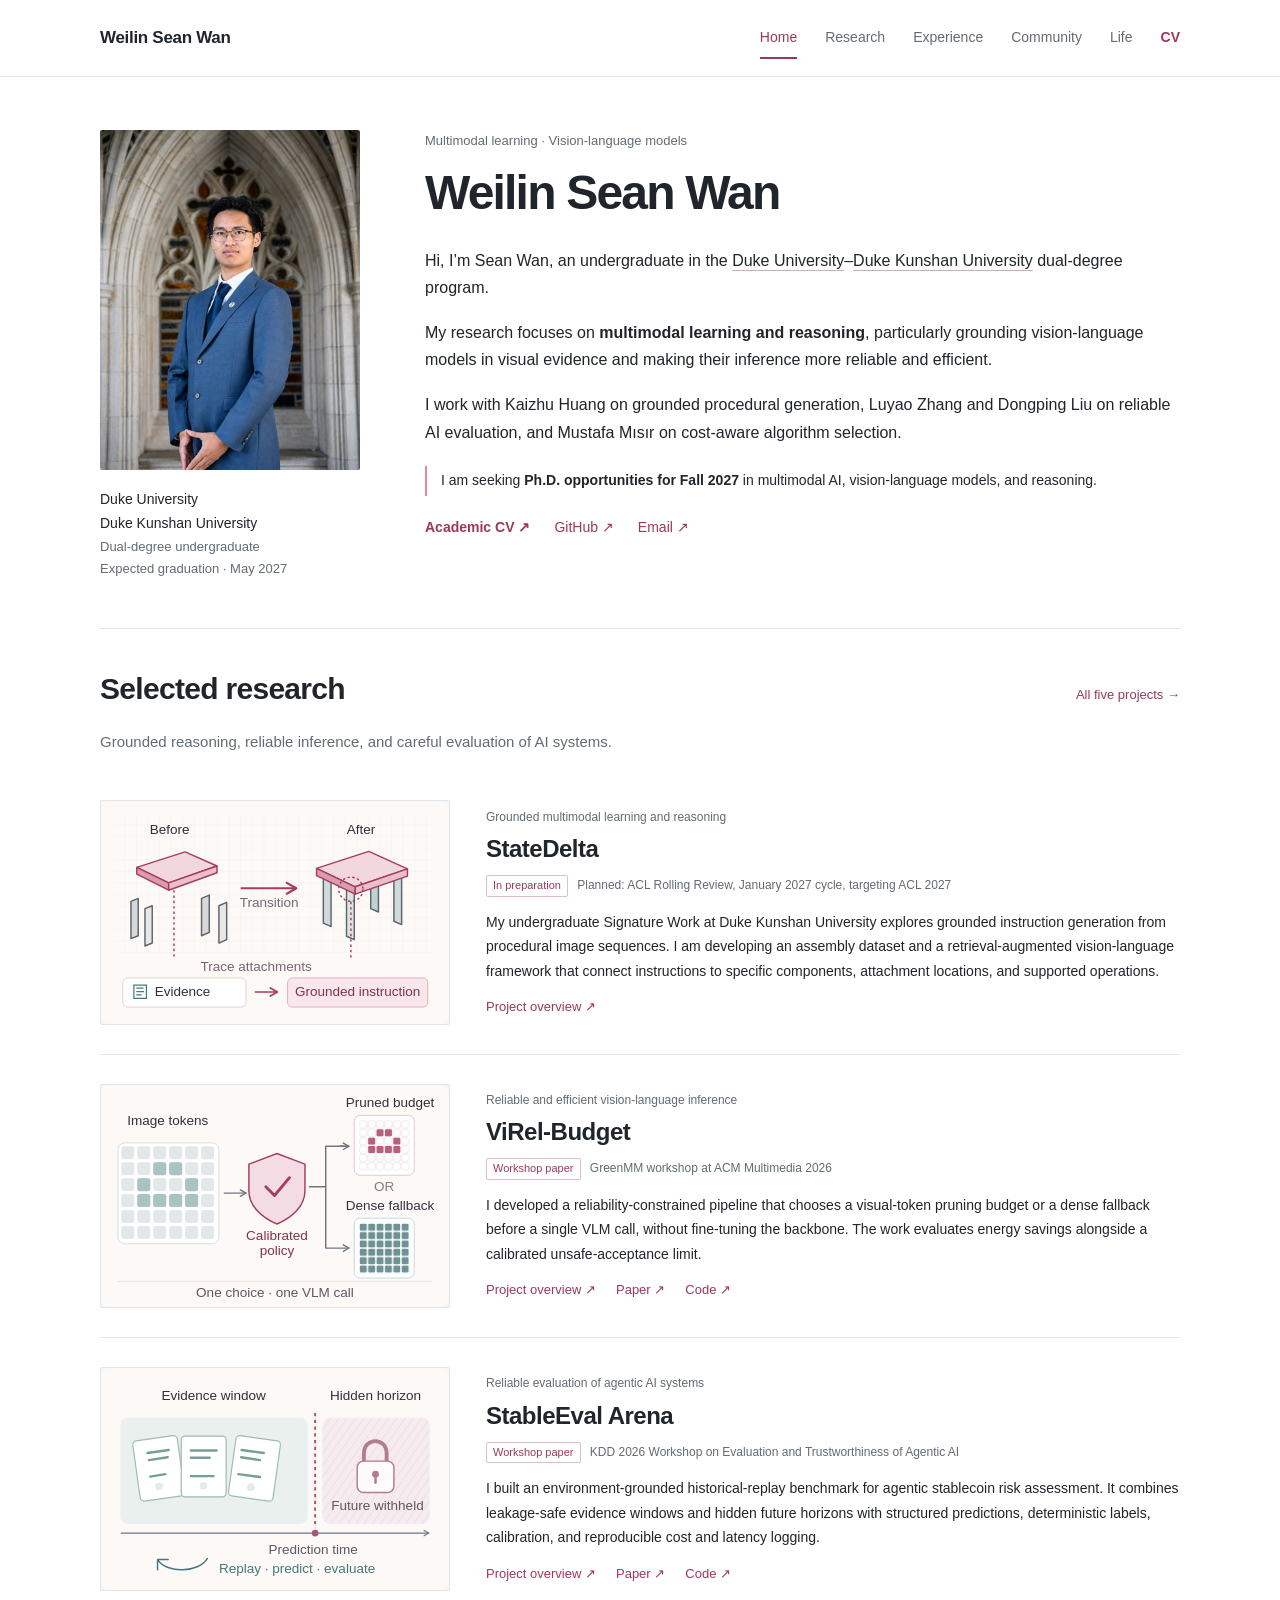
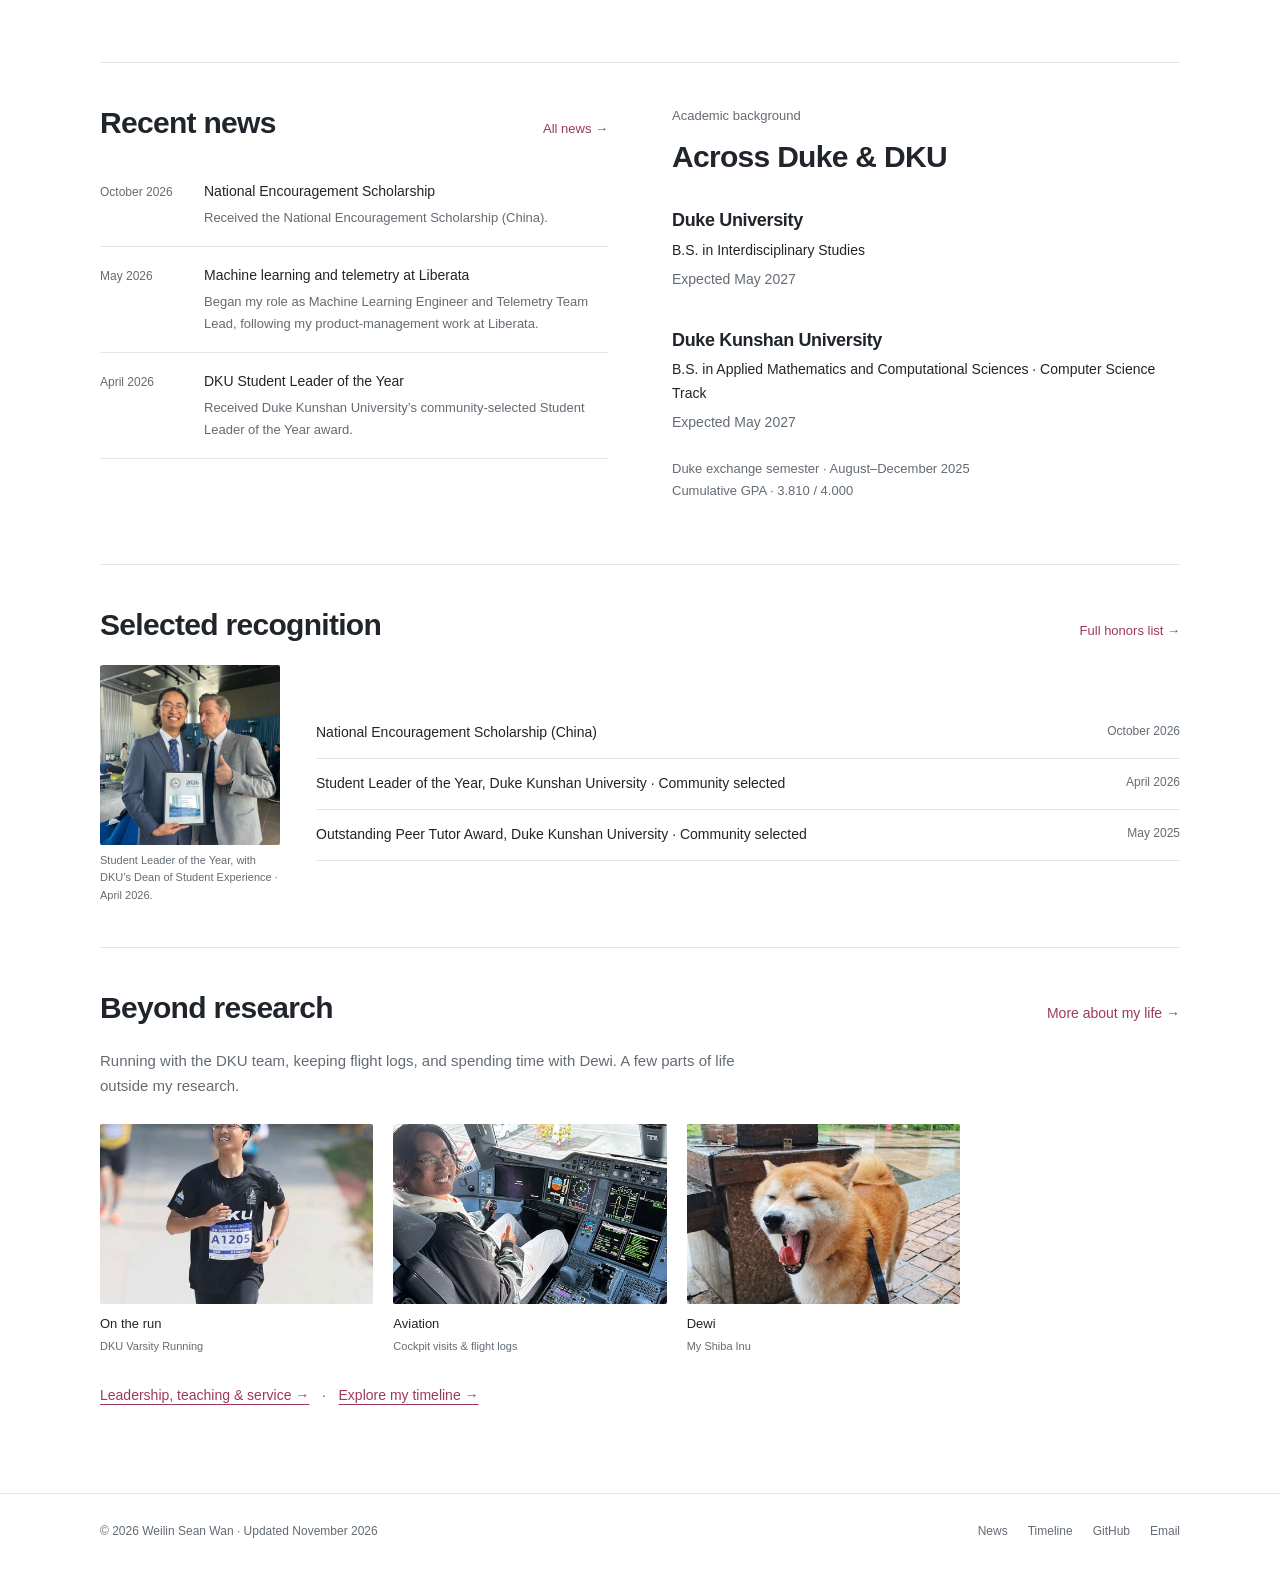
<file: index.html>
<!doctype html>
<html lang="en"><head><meta charset="utf-8"><meta name="viewport" content="width=device-width, initial-scale=1">
<title>Weilin Sean Wan</title><meta name="description" content="Sean Wan studies multimodal learning, vision-language models, and reasoning at Duke University and Duke Kunshan University. Seeking Ph.D. opportunities for Fall 2027.">
<meta name="theme-color" content="#fffcfb"><meta property="og:type" content="website"><meta property="og:title" content="Weilin Sean Wan"><meta property="og:description" content="Sean Wan studies multimodal learning, vision-language models, and reasoning at Duke University and Duke Kunshan University. Seeking Ph.D. opportunities for Fall 2027."><meta property="og:image" content="https://seanwan514.github.io/Weilin_Sean_Wan/assets/images/sean-wan-portrait.jpg"><meta property="og:url" content="https://seanwan514.github.io/Weilin_Sean_Wan/"><link rel="canonical" href="https://seanwan514.github.io/Weilin_Sean_Wan/">
<link rel="icon" type="image/svg+xml" href="assets/favicon.svg"><link rel="stylesheet" href="assets/style.css"><script src="assets/site.js" defer></script>
<noscript><style>.filter-bar{display:none}@media(max-width:760px){.nav{display:flex;position:static;padding:0;gap:8px 15px}.nav-inner{flex-wrap:wrap;padding-top:16px;padding-bottom:16px}.menu-toggle{display:none}}</style></noscript>
</head><body><a class="skip" href="#main">Skip to content</a>
<header class="site-header"><div class="container nav-inner"><a class="brand" href="./" aria-label="Weilin Sean Wan home"><span>Weilin Sean Wan</span></a><button class="menu-toggle" type="button" aria-expanded="false" aria-controls="main-navigation">Menu</button><nav class="nav" id="main-navigation" aria-label="Main navigation"><a href="./" aria-current="page">Home</a><a href="research/">Research</a><a href="experience/">Experience</a><a href="community/">Community</a><a href="life/">Life</a><a href="cv/" class="cv-link">CV</a></nav></div></header>
<main id="main" class="container"><section class="hero" aria-labelledby="intro-name"><div class="hero-photo"><div class="portrait-frame"><img class="portrait" src="assets/images/sean-wan-portrait.jpg" width="800" height="1200" alt="Sean Wan wearing a blue suit in a stone archway" fetchpriority="high"></div><div class="portrait-caption"><strong>Duke University<br>Duke Kunshan University</strong><br>Dual-degree undergraduate<br>Expected graduation · May 2027</div></div>
<div><p class="eyebrow">Multimodal learning · Vision-language models</p><h1 id="intro-name">Weilin Sean Wan</h1><p class="intro">Hi, I’m Sean Wan, an undergraduate in the <a href="https://www.duke.edu/">Duke University</a>–<a href="https://www.dukekunshan.edu.cn/">Duke Kunshan University</a> dual-degree program.</p><p class="intro">My research focuses on <strong>multimodal learning and reasoning</strong>, particularly grounding vision-language models in visual evidence and making their inference more reliable and efficient.</p><p class="intro">I work with Kaizhu Huang on grounded procedural generation, Luyao Zhang and Dongping Liu on reliable AI evaluation, and Mustafa Mısır on cost-aware algorithm selection.</p><div class="application">I am seeking <strong>Ph.D. opportunities for Fall 2027</strong> in multimodal AI, vision-language models, and reasoning.</div><div class="contact-links"><a href="assets/files/Sean-Wan-CV.pdf" class="primary">Academic CV ↗</a><a href="https://github.com/SeanWan514">GitHub ↗</a><a href="mailto:ww218@duke.edu">Email ↗</a></div></div></section>
<section class="section" aria-labelledby="selected-research"><div class="section-head"><h2 id="selected-research">Selected research</h2><a href="research/">All five projects →</a></div><p class="section-intro">Grounded reasoning, reliable inference, and careful evaluation of AI systems.</p><article class="research-row" id="statedelta" data-category="Multimodal AI">
      <div class="research-cover"><a href="research/statedelta/" aria-label="Read about StateDelta"><img src="assets/research/statedelta.svg" width="720" height="460" alt="Conceptual furniture assembly: separate parts become an assembled frame, with the changed attachment traced to evidence and a grounded instruction." loading="lazy" decoding="async"></a></div><div><div class="eyebrow">Grounded multimodal learning and reasoning</div>
      <h3 class="research-title"><a href="research/statedelta/">StateDelta</a></h3>
      <div class="meta"><span class="status">In preparation</span> Planned: ACL Rolling Review, January 2027 cycle, targeting ACL 2027</div>
      <p>My undergraduate Signature Work at Duke Kunshan University explores grounded instruction generation from procedural image sequences. I am developing an assembly dataset and a retrieval-augmented vision-language framework that connect instructions to specific components, attachment locations, and supported operations.</p><div class="resource-links"><a href="research/statedelta/">Project overview ↗</a></div></div></article><article class="research-row" id="virel-budget" data-category="Multimodal AI">
      <div class="research-cover"><a href="research/virel-budget/" aria-label="Read about ViRel-Budget"><img src="assets/research/virel-budget.svg" width="720" height="460" alt="An image-token grid enters a calibrated policy that chooses either a pruned token budget or dense fallback for one VLM call." loading="lazy" decoding="async"></a></div><div><div class="eyebrow">Reliable and efficient vision-language inference</div>
      <h3 class="research-title"><a href="research/virel-budget/">ViRel-Budget</a></h3>
      <div class="meta"><span class="status">Workshop paper</span> GreenMM workshop at ACM Multimedia 2026</div>
      <p>I developed a reliability-constrained pipeline that chooses a visual-token pruning budget or a dense fallback before a single VLM call, without fine-tuning the backbone. The work evaluates energy savings alongside a calibrated unsafe-acceptance limit.</p><div class="resource-links"><a href="research/virel-budget/">Project overview ↗</a><a href="https://doi.org/10.1145/3840750.3841450">Paper ↗</a><a href="https://github.com/SeanWan514/ViRel-Budget">Code ↗</a></div></div></article><article class="research-row" id="stableeval" data-category="Agent evaluation">
      <div class="research-cover"><a href="research/stableeval/" aria-label="Read about StableEval Arena"><img src="assets/research/stableeval.svg" width="720" height="460" alt="A historical evidence window ends at prediction time; the future horizon is locked and reserved for evaluation." loading="lazy" decoding="async"></a></div><div><div class="eyebrow">Reliable evaluation of agentic AI systems</div>
      <h3 class="research-title"><a href="research/stableeval/">StableEval Arena</a></h3>
      <div class="meta"><span class="status">Workshop paper</span> KDD 2026 Workshop on Evaluation and Trustworthiness of Agentic AI</div>
      <p>I built an environment-grounded historical-replay benchmark for agentic stablecoin risk assessment. It combines leakage-safe evidence windows and hidden future horizons with structured predictions, deterministic labels, calibration, and reproducible cost and latency logging.</p><div class="resource-links"><a href="research/stableeval/">Project overview ↗</a><a href="https://kdd-eval-workshop.github.io/agenticai-evaluation-kdd2026/assets/papers/11_StableEval_Arena_A_Cost_Awa.pdf">Paper ↗</a><a href="https://github.com/SeanWan514/StableEval-Arena">Code ↗</a></div></div></article></section>
<section class="section"><div class="section-split"><div><div class="section-head"><h2>Recent news</h2><a href="news/">All news →</a></div><article class="news-row"><time>October 2026</time><div><strong><a href="./#awards">National Encouragement Scholarship</a></strong><p>Received the National Encouragement Scholarship (China).</p></div></article><article class="news-row"><time>May 2026</time><div><strong><a href="experience/#liberata">Machine learning and telemetry at Liberata</a></strong><p>Began my role as Machine Learning Engineer and Telemetry Team Lead, following my product-management work at Liberata.</p></div></article><article class="news-row"><time>April 2026</time><div><strong><a href="community/#student-leaders-board">DKU Student Leader of the Year</a></strong><p>Received Duke Kunshan University’s community-selected Student Leader of the Year award.</p></div></article></div><div id="education"><p class="eyebrow">Academic background</p><h2>Across Duke & DKU</h2><article class="education-item"><h3>Duke University</h3><p>B.S. in Interdisciplinary Studies</p><p class="muted">Expected May 2027</p></article><article class="education-item"><h3>Duke Kunshan University</h3><p>B.S. in Applied Mathematics and Computational Sciences · Computer Science Track</p><p class="muted">Expected May 2027</p></article><p class="small muted">Duke exchange semester · August–December 2025<br>Cumulative GPA · 3.810 / 4.000</p></div></div></section>
<section class="section" id="awards"><div class="section-head"><h2>Selected recognition</h2><a href="cv/#honors">Full honors list →</a></div><div class="recognition-layout"><div class="photo-grid gallery-single" data-gallery="home-award"><figure class="photo student-leader-award"><a class="photo-link" href="assets/photos/student-leader-award-886w.jpg" data-lightbox data-caption="Student Leader of the Year, with DKU’s Dean of Student Experience · April 2026." aria-label="View photo: Student Leader of the Year, with DKU’s Dean of Student Experience · April 2026."><img src="assets/photos/student-leader-award-886w.jpg" srcset="assets/photos/student-leader-award-480w.jpg 480w, assets/photos/student-leader-award-886w.jpg 886w" sizes="(max-width: 360px) calc(100vw - 40px), 320px" width="886" height="886" alt="Sean with DKU’s Dean of Student Experience for the Student Leader of the Year award." loading="lazy" decoding="async"><span class="photo-enlarge" aria-hidden="true">View photo ↗</span></a><figcaption>Student Leader of the Year, with DKU’s Dean of Student Experience · April 2026.</figcaption></figure></div><ul class="honor-list"><li>National Encouragement Scholarship (China)<span>October 2026</span></li><li>Student Leader of the Year, Duke Kunshan University · Community selected<span>April 2026</span></li><li>Outstanding Peer Tutor Award, Duke Kunshan University · Community selected<span>May 2025</span></li></ul></div></section>
<section class="section beyond"><div class="section-head"><h2>Beyond research</h2><a href="life/">More about my life →</a></div><div class="home-personal-copy"><p>Running with the DKU team, keeping flight logs, and spending time with Dewi. A few parts of life outside my research.</p></div><div class="home-life-grid"><a class="home-life-item running" href="life/#running"><img src="assets/photos/running-race-713w.jpg" srcset="assets/photos/running-race-480w.jpg 480w, assets/photos/running-race-713w.jpg 713w" sizes="(max-width: 760px) calc((100vw - 68px) / 3), 280px" width="713" height="713" alt="Sean running in a black DKU jersey with race bib A1205." loading="lazy" decoding="async"><span>On the run<br><small>DKU Varsity Running</small></span></a><a class="home-life-item aviation" href="life/#aviation"><img src="assets/photos/aviation-a350-886w.jpg" srcset="assets/photos/aviation-a350-480w.jpg 480w, assets/photos/aviation-a350-886w.jpg 886w" sizes="(max-width: 760px) calc((100vw - 68px) / 3), 280px" width="886" height="886" alt="Sean seated in an Airbus A350-900 cockpit during a visit." loading="lazy" decoding="async"><span>Aviation<br><small>Cockpit visits & flight logs</small></span></a><a class="home-life-item dewi" href="life/#dewi"><img src="assets/photos/dewi-walk-768w.jpg" srcset="assets/photos/dewi-walk-480w.jpg 480w, assets/photos/dewi-walk-768w.jpg 768w" sizes="(max-width: 760px) calc((100vw - 68px) / 3), 280px" width="768" height="1024" alt="Dewi yawning while out on a walk." loading="lazy" decoding="async"><span>Dewi<br><small>My Shiba Inu</small></span></a></div><p class="community-footer-note"><a href="community/">Leadership, teaching &amp; service →</a> &nbsp; · &nbsp; <a href="timeline/">Explore my timeline →</a></p></section></main>
<footer class="site-footer"><div class="container footer-inner"><div>© 2026 Weilin Sean Wan <span aria-hidden="true">·</span> Updated November 2026</div><div class="footer-links"><a href="news/">News</a><a href="timeline/">Timeline</a><a href="https://github.com/SeanWan514">GitHub</a><a href="mailto:ww218@duke.edu">Email</a></div></div></footer><dialog id="photo-dialog" aria-label="Photo viewer"><div class="lightbox-toolbar"><p id="lightbox-counter" aria-live="polite"></p><button class="lightbox-close" type="button" aria-label="Close photo viewer">Close ×</button></div><div class="lightbox-stage"><button class="lightbox-prev" type="button" aria-label="Previous photo">←</button><figure><img id="lightbox-image" alt=""><figcaption id="lightbox-caption"></figcaption></figure><button class="lightbox-next" type="button" aria-label="Next photo">→</button></div><p class="lightbox-message" role="status"></p></dialog></body></html>
</file>
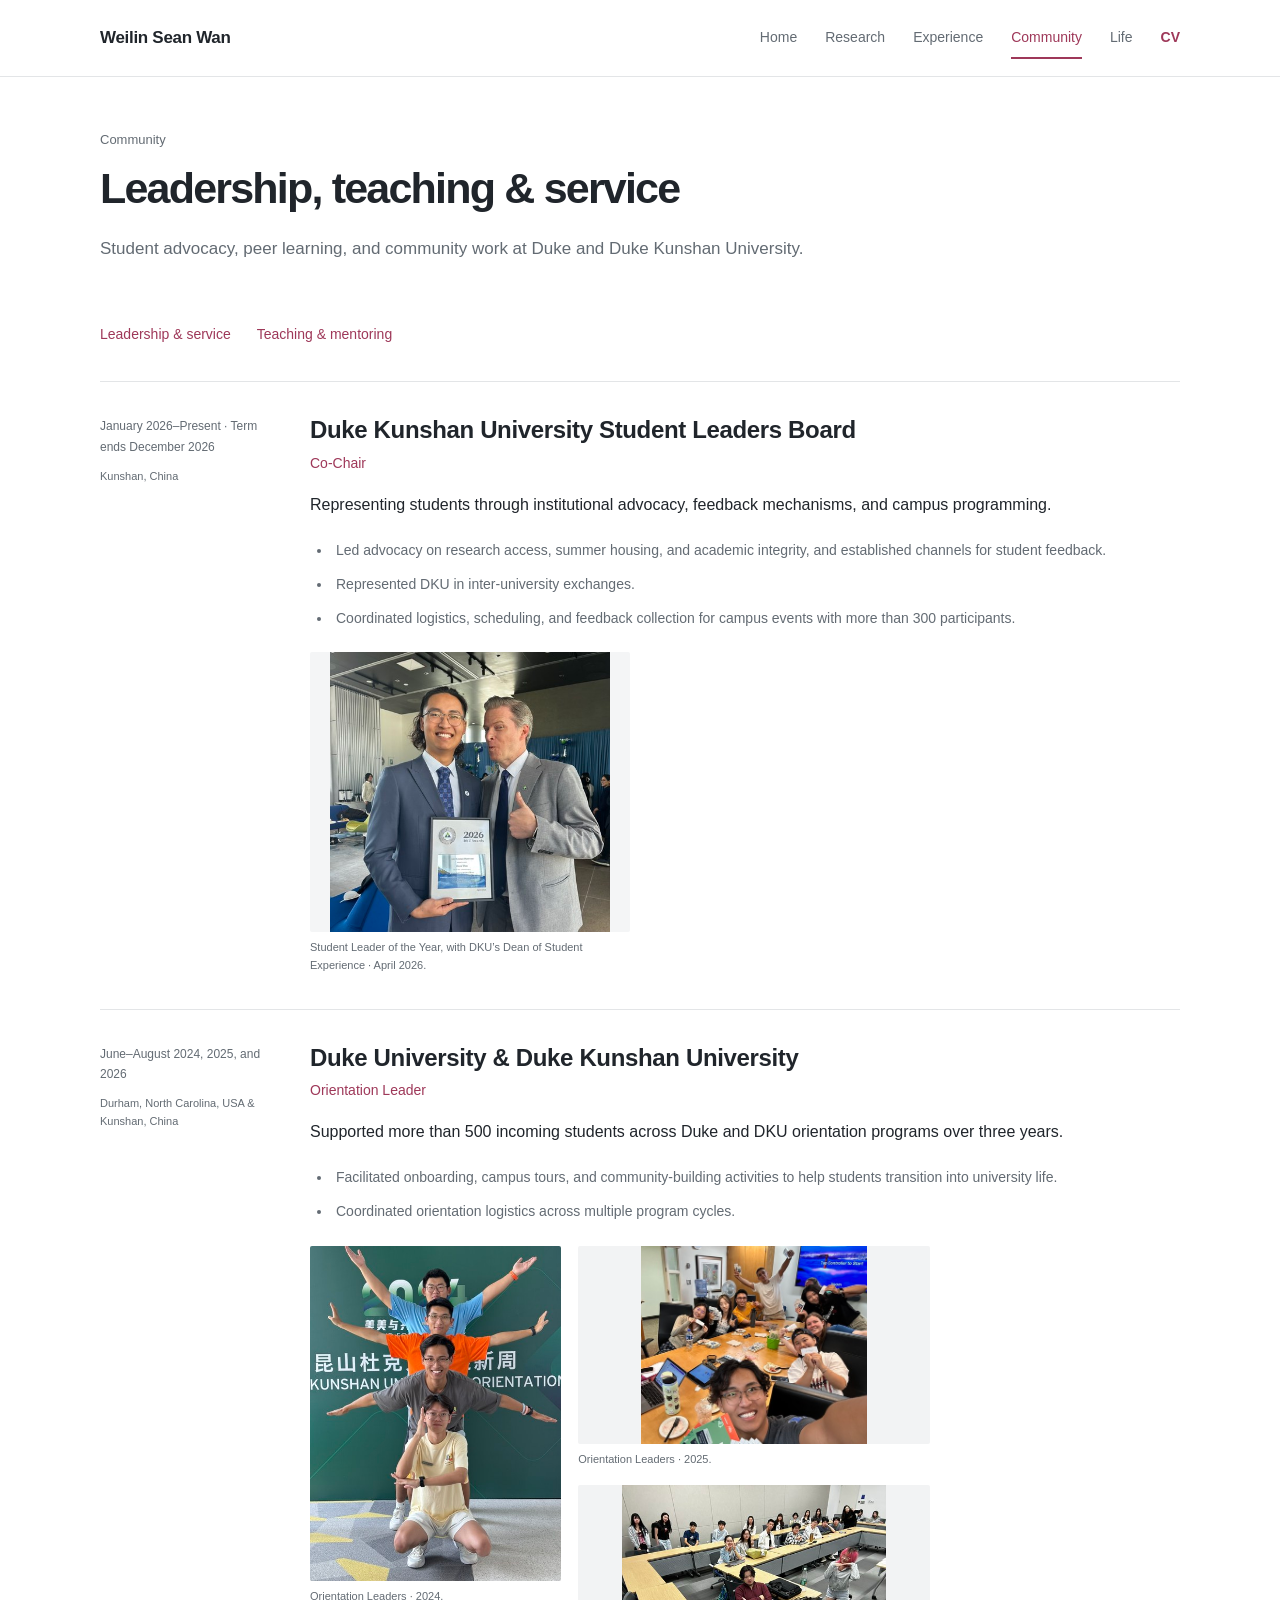
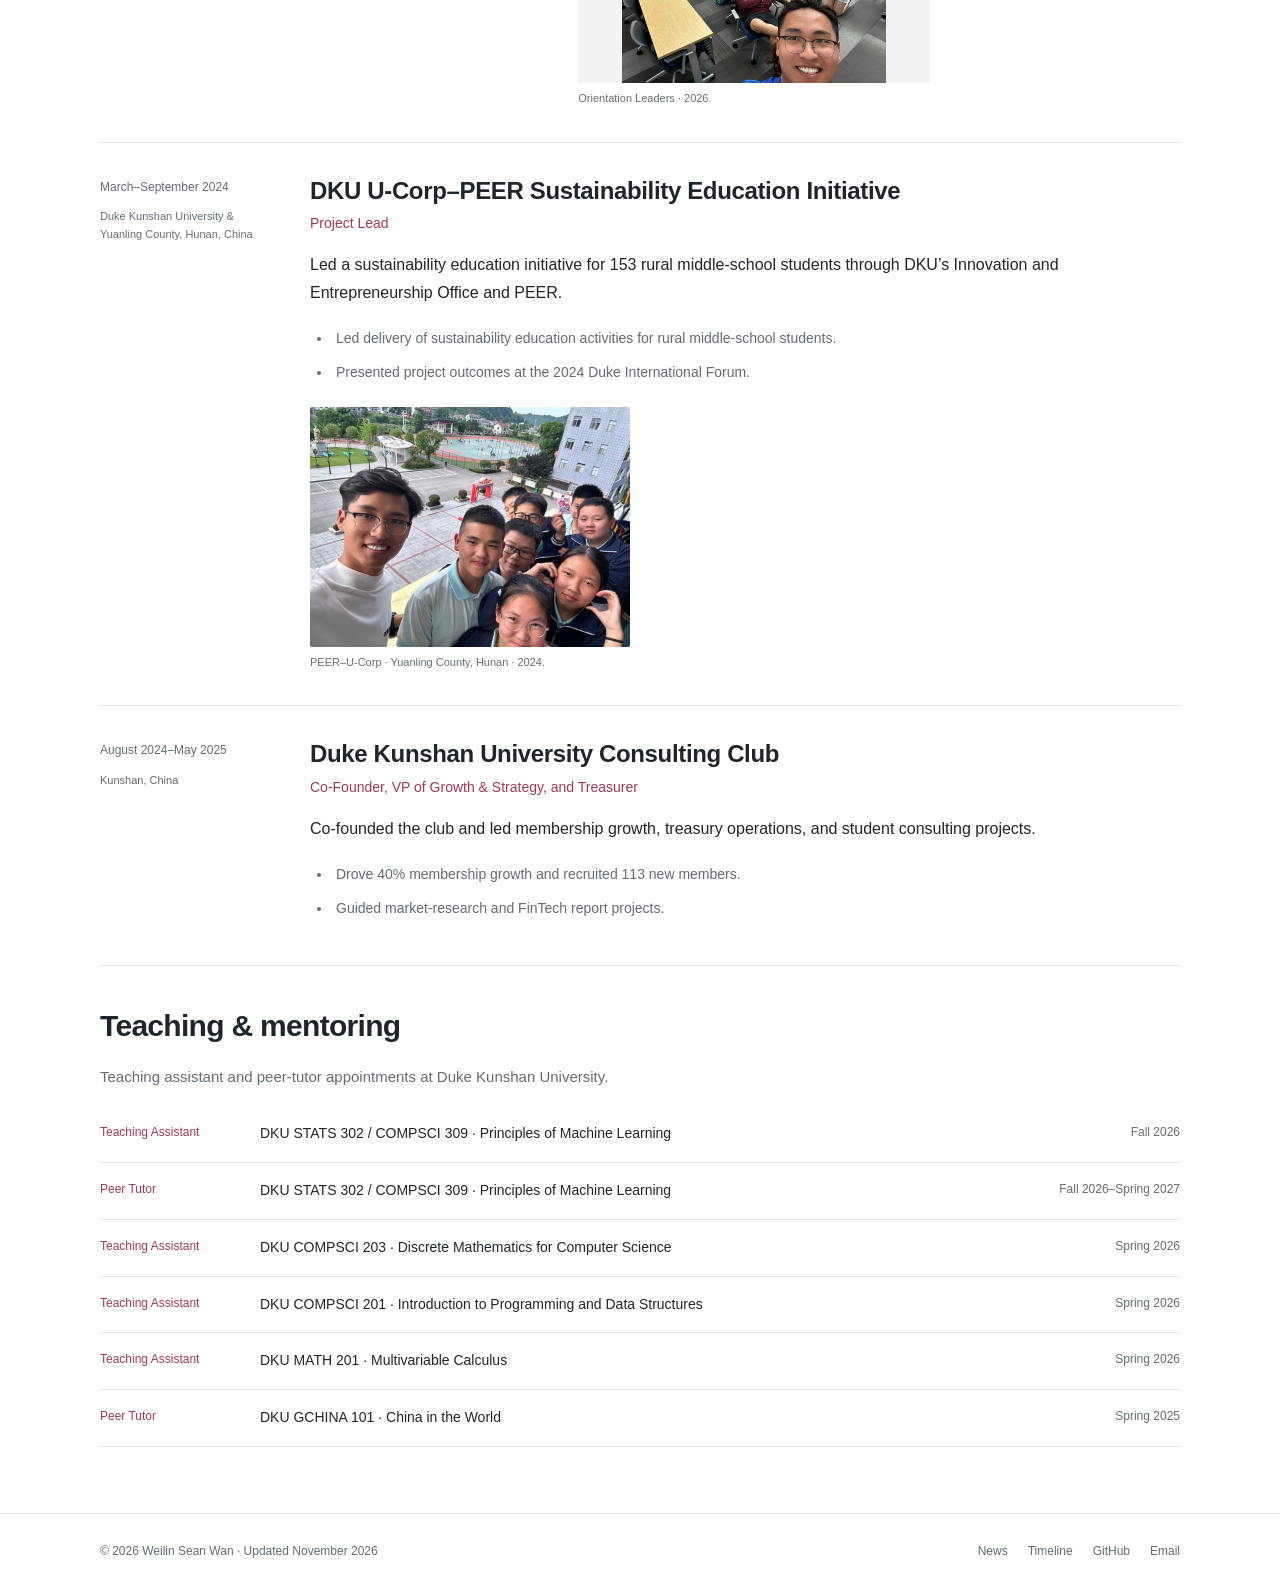
<file: community/index.html>
<!doctype html>
<html lang="en"><head><meta charset="utf-8"><meta name="viewport" content="width=device-width, initial-scale=1">
<title>Community · Weilin Sean Wan</title><meta name="description" content="Sean Wan studies multimodal learning, vision-language models, and reasoning at Duke University and Duke Kunshan University. Seeking Ph.D. opportunities for Fall 2027.">
<meta name="theme-color" content="#fffcfb"><meta property="og:type" content="website"><meta property="og:title" content="Community · Weilin Sean Wan"><meta property="og:description" content="Sean Wan studies multimodal learning, vision-language models, and reasoning at Duke University and Duke Kunshan University. Seeking Ph.D. opportunities for Fall 2027."><meta property="og:image" content="https://seanwan514.github.io/Weilin_Sean_Wan/assets/images/sean-wan-portrait.jpg"><meta property="og:url" content="https://seanwan514.github.io/Weilin_Sean_Wan/community/"><link rel="canonical" href="https://seanwan514.github.io/Weilin_Sean_Wan/community/">
<link rel="icon" type="image/svg+xml" href="../assets/favicon.svg"><link rel="stylesheet" href="../assets/style.css"><script src="../assets/site.js" defer></script>
<noscript><style>.filter-bar{display:none}@media(max-width:760px){.nav{display:flex;position:static;padding:0;gap:8px 15px}.nav-inner{flex-wrap:wrap;padding-top:16px;padding-bottom:16px}.menu-toggle{display:none}}</style></noscript>
</head><body><a class="skip" href="#main">Skip to content</a>
<header class="site-header"><div class="container nav-inner"><a class="brand" href="../" aria-label="Weilin Sean Wan home"><span>Weilin Sean Wan</span></a><button class="menu-toggle" type="button" aria-expanded="false" aria-controls="main-navigation">Menu</button><nav class="nav" id="main-navigation" aria-label="Main navigation"><a href="../">Home</a><a href="../research/">Research</a><a href="../experience/">Experience</a><a href="./" aria-current="page">Community</a><a href="../life/">Life</a><a href="../cv/" class="cv-link">CV</a></nav></div></header>
<main id="main" class="container"><div class="page-top"><p class="eyebrow">Community</p><h1>Leadership, teaching &amp; service</h1><p class="lede">Student advocacy, peer learning, and community work at Duke and Duke Kunshan University.</p></div><div class="jump-links"><a href="#leadership">Leadership &amp; service</a><a href="#teaching">Teaching &amp; mentoring</a></div><section id="leadership"><article class="entry" id="student-leaders-board"><div class="entry-date">January 2026–Present · Term ends December 2026<span class="place">Kunshan, China</span></div><div><h3><a href="https://campus-life.dukekunshan.edu.cn/student-leader-board/">Duke Kunshan University Student Leaders Board</a></h3><p class="role">Co-Chair</p><p class="summary">Representing students through institutional advocacy, feedback mechanisms, and campus programming.</p><ul><li>Led advocacy on research access, summer housing, and academic integrity, and established channels for student feedback.</li><li>Represented DKU in inter-university exchanges.</li><li>Coordinated logistics, scheduling, and feedback collection for campus events with more than 300 participants.</li></ul><div class="photo-grid gallery-single community-media" data-gallery="student-leaders-board"><figure class="photo student-leader-award"><a class="photo-link" href="../assets/photos/student-leader-award-886w.jpg" data-lightbox data-caption="Student Leader of the Year, with DKU’s Dean of Student Experience · April 2026." aria-label="View photo: Student Leader of the Year, with DKU’s Dean of Student Experience · April 2026."><img src="../assets/photos/student-leader-award-886w.jpg" srcset="../assets/photos/student-leader-award-480w.jpg 480w, ../assets/photos/student-leader-award-886w.jpg 886w" sizes="(max-width: 360px) calc(100vw - 40px), 320px" width="886" height="886" alt="Sean with DKU’s Dean of Student Experience for the Student Leader of the Year award." loading="lazy" decoding="async"><span class="photo-enlarge" aria-hidden="true">View photo ↗</span></a><figcaption>Student Leader of the Year, with DKU’s Dean of Student Experience · April 2026.</figcaption></figure></div></div></article><article class="entry" id="orientation"><div class="entry-date">June–August 2024, 2025, and 2026<span class="place">Durham, North Carolina, USA &amp; Kunshan, China</span></div><div><h3>Duke University &amp; Duke Kunshan University</h3><p class="role">Orientation Leader</p><p class="summary">Supported more than 500 incoming students across Duke and DKU orientation programs over three years.</p><ul><li>Facilitated onboarding, campus tours, and community-building activities to help students transition into university life.</li><li>Coordinated orientation logistics across multiple program cycles.</li></ul><div class="photo-grid orientation-gallery community-media" data-gallery="orientation"><figure class="photo orientation-2024"><a class="photo-link" href="../assets/photos/orientation-2024-768w.jpg" data-lightbox data-caption="Orientation Leaders · 2024." aria-label="View photo: Orientation Leaders · 2024."><img src="../assets/photos/orientation-2024-768w.jpg" srcset="../assets/photos/orientation-2024-480w.jpg 480w, ../assets/photos/orientation-2024-768w.jpg 768w" sizes="(max-width: 760px) 50vw, 360px" width="768" height="1024" alt="Four orientation leaders posing in front of a green 2024 DKU orientation backdrop." loading="lazy" decoding="async"><span class="photo-enlarge" aria-hidden="true">View photo ↗</span></a><figcaption>Orientation Leaders · 2024.</figcaption></figure><figure class="photo orientation-2025"><a class="photo-link" href="../assets/photos/orientation-2025-946w.jpg" data-lightbox data-caption="Orientation Leaders · 2025." aria-label="View photo: Orientation Leaders · 2025."><img src="../assets/photos/orientation-2025-946w.jpg" srcset="../assets/photos/orientation-2025-480w.jpg 480w, ../assets/photos/orientation-2025-946w.jpg 946w" sizes="(max-width: 760px) 50vw, 360px" width="946" height="830" alt="Orientation leaders gathered around a table, smiling for a group selfie." loading="lazy" decoding="async"><span class="photo-enlarge" aria-hidden="true">View photo ↗</span></a><figcaption>Orientation Leaders · 2025.</figcaption></figure><figure class="photo orientation-2026"><a class="photo-link" href="../assets/photos/orientation-2026-1600w.jpg" data-lightbox data-caption="Orientation Leaders · 2026." aria-label="View photo: Orientation Leaders · 2026."><img src="../assets/photos/orientation-2026-960w.jpg" srcset="../assets/photos/orientation-2026-480w.jpg 480w, ../assets/photos/orientation-2026-960w.jpg 960w, ../assets/photos/orientation-2026-1600w.jpg 1600w" sizes="(max-width: 760px) 50vw, 360px" width="960" height="720" alt="A group selfie with orientation leaders in a lecture room." loading="lazy" decoding="async"><span class="photo-enlarge" aria-hidden="true">View photo ↗</span></a><figcaption>Orientation Leaders · 2026.</figcaption></figure></div></div></article><article class="entry" id="peer"><div class="entry-date">March–September 2024<span class="place">Duke Kunshan University &amp; Yuanling County, Hunan, China</span></div><div><h3>DKU U-Corp–PEER Sustainability Education Initiative</h3><p class="role">Project Lead</p><p class="summary">Led a sustainability education initiative for 153 rural middle-school students through DKU’s Innovation and Entrepreneurship Office and PEER.</p><ul><li>Led delivery of sustainability education activities for rural middle-school students.</li><li>Presented project outcomes at the 2024 Duke International Forum.</li></ul><div class="photo-grid gallery-single community-media" data-gallery="peer"><figure class="photo peer-yuanling"><a class="photo-link" href="../assets/photos/peer-yuanling-1600w.jpg" data-lightbox data-caption="PEER–U-Corp · Yuanling County, Hunan · 2024." aria-label="View photo: PEER–U-Corp · Yuanling County, Hunan · 2024."><img src="../assets/photos/peer-yuanling-960w.jpg" srcset="../assets/photos/peer-yuanling-480w.jpg 480w, ../assets/photos/peer-yuanling-960w.jpg 960w, ../assets/photos/peer-yuanling-1600w.jpg 1600w" sizes="(max-width: 360px) calc(100vw - 40px), 320px" width="960" height="720" alt="Sean and middle-school students taking a group selfie in a school courtyard in Yuanling County." loading="lazy" decoding="async"><span class="photo-enlarge" aria-hidden="true">View photo ↗</span></a><figcaption>PEER–U-Corp · Yuanling County, Hunan · 2024.</figcaption></figure></div></div></article><article class="entry" id="consulting-club"><div class="entry-date">August 2024–May 2025<span class="place">Kunshan, China</span></div><div><h3>Duke Kunshan University Consulting Club</h3><p class="role">Co-Founder, VP of Growth &amp; Strategy, and Treasurer</p><p class="summary">Co-founded the club and led membership growth, treasury operations, and student consulting projects.</p><ul><li>Drove 40% membership growth and recruited 113 new members.</li><li>Guided market-research and FinTech report projects.</li></ul></div></article></section><section class="section" id="teaching"><h2>Teaching & mentoring</h2><p class="section-intro">Teaching assistant and peer-tutor appointments at Duke Kunshan University.</p><div class="teaching-list"><div class="teaching-row"><span class="teaching-role">Teaching Assistant</span><span>DKU STATS 302 / COMPSCI 309 · Principles of Machine Learning</span><span class="term">Fall 2026</span></div><div class="teaching-row"><span class="teaching-role">Peer Tutor</span><span>DKU STATS 302 / COMPSCI 309 · Principles of Machine Learning</span><span class="term">Fall 2026–Spring 2027</span></div><div class="teaching-row"><span class="teaching-role">Teaching Assistant</span><span>DKU COMPSCI 203 · Discrete Mathematics for Computer Science</span><span class="term">Spring 2026</span></div><div class="teaching-row"><span class="teaching-role">Teaching Assistant</span><span>DKU COMPSCI 201 · Introduction to Programming and Data Structures</span><span class="term">Spring 2026</span></div><div class="teaching-row"><span class="teaching-role">Teaching Assistant</span><span>DKU MATH 201 · Multivariable Calculus</span><span class="term">Spring 2026</span></div><div class="teaching-row"><span class="teaching-role">Peer Tutor</span><span>DKU GCHINA 101 · China in the World</span><span class="term">Spring 2025</span></div></div></section></main>
<footer class="site-footer"><div class="container footer-inner"><div>© 2026 Weilin Sean Wan <span aria-hidden="true">·</span> Updated November 2026</div><div class="footer-links"><a href="../news/">News</a><a href="../timeline/">Timeline</a><a href="https://github.com/SeanWan514">GitHub</a><a href="mailto:ww218@duke.edu">Email</a></div></div></footer><dialog id="photo-dialog" aria-label="Photo viewer"><div class="lightbox-toolbar"><p id="lightbox-counter" aria-live="polite"></p><button class="lightbox-close" type="button" aria-label="Close photo viewer">Close ×</button></div><div class="lightbox-stage"><button class="lightbox-prev" type="button" aria-label="Previous photo">←</button><figure><img id="lightbox-image" alt=""><figcaption id="lightbox-caption"></figcaption></figure><button class="lightbox-next" type="button" aria-label="Next photo">→</button></div><p class="lightbox-message" role="status"></p></dialog></body></html>
</file>
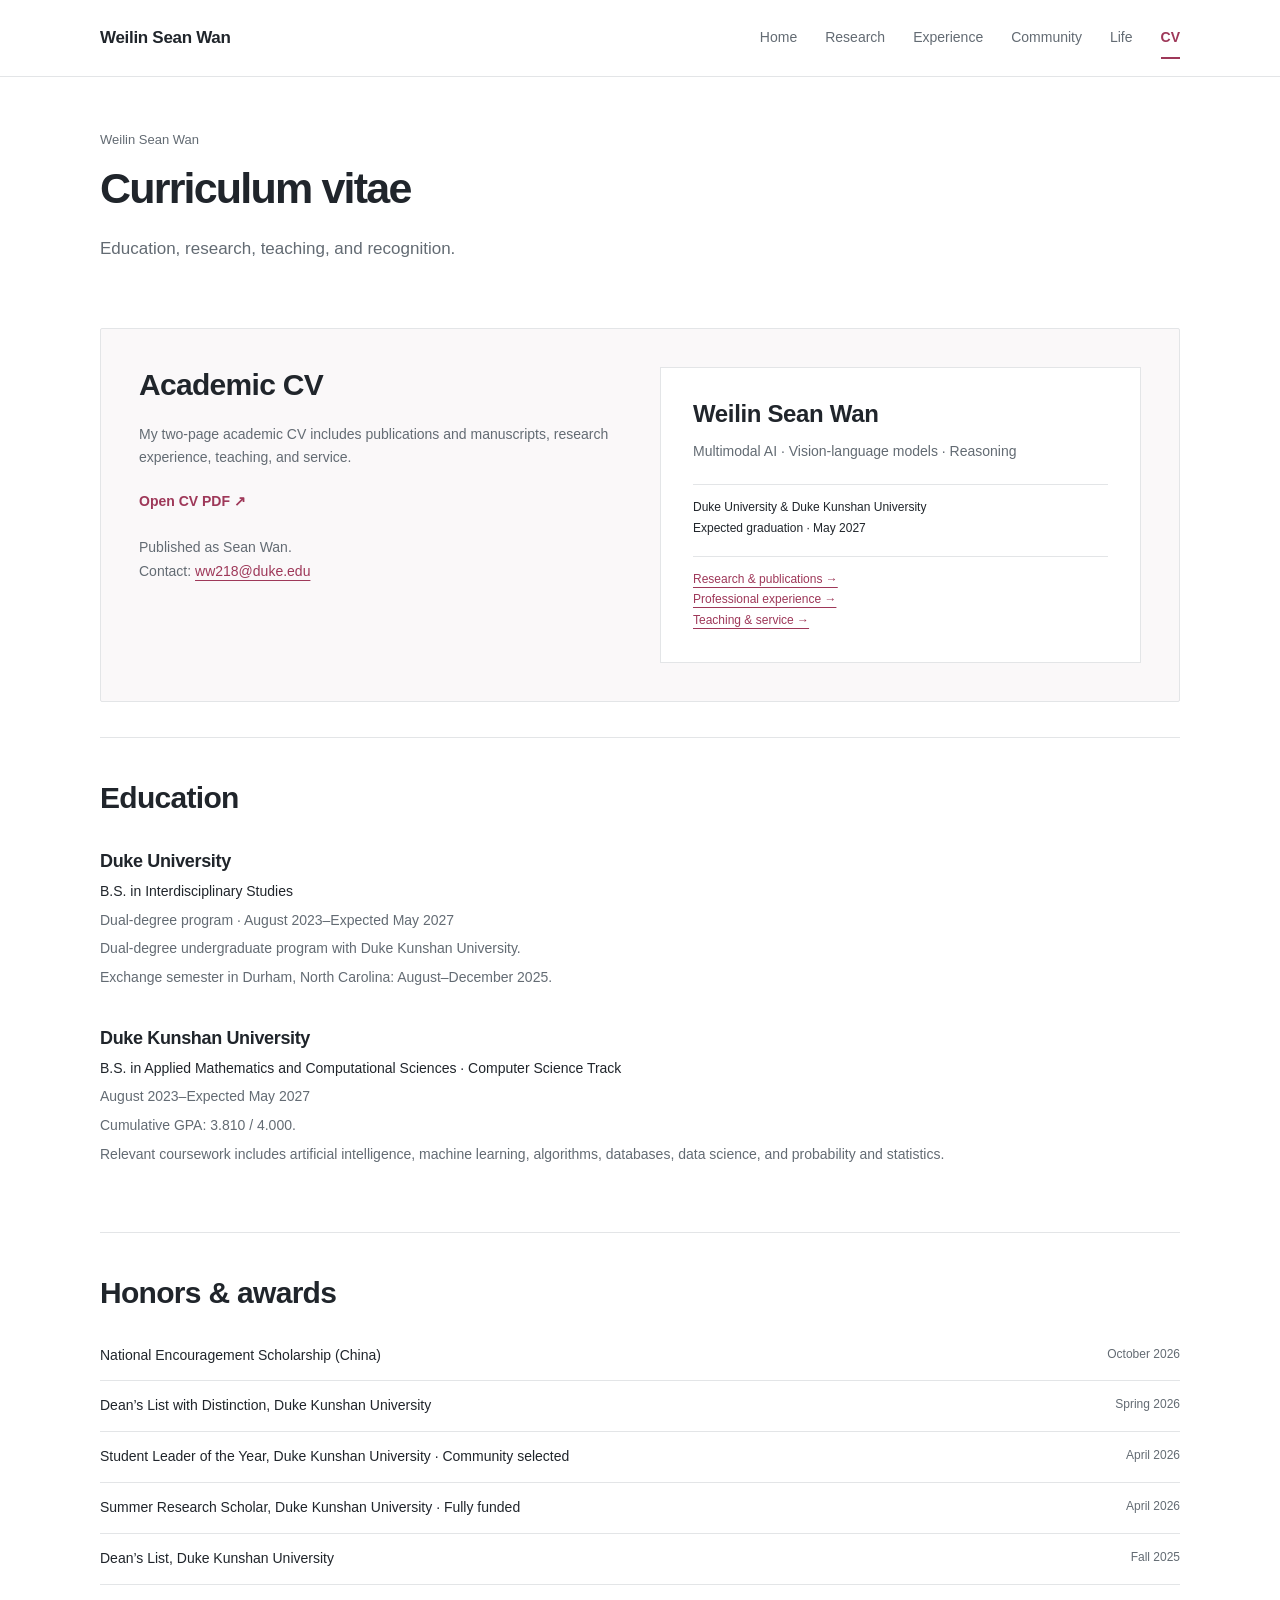
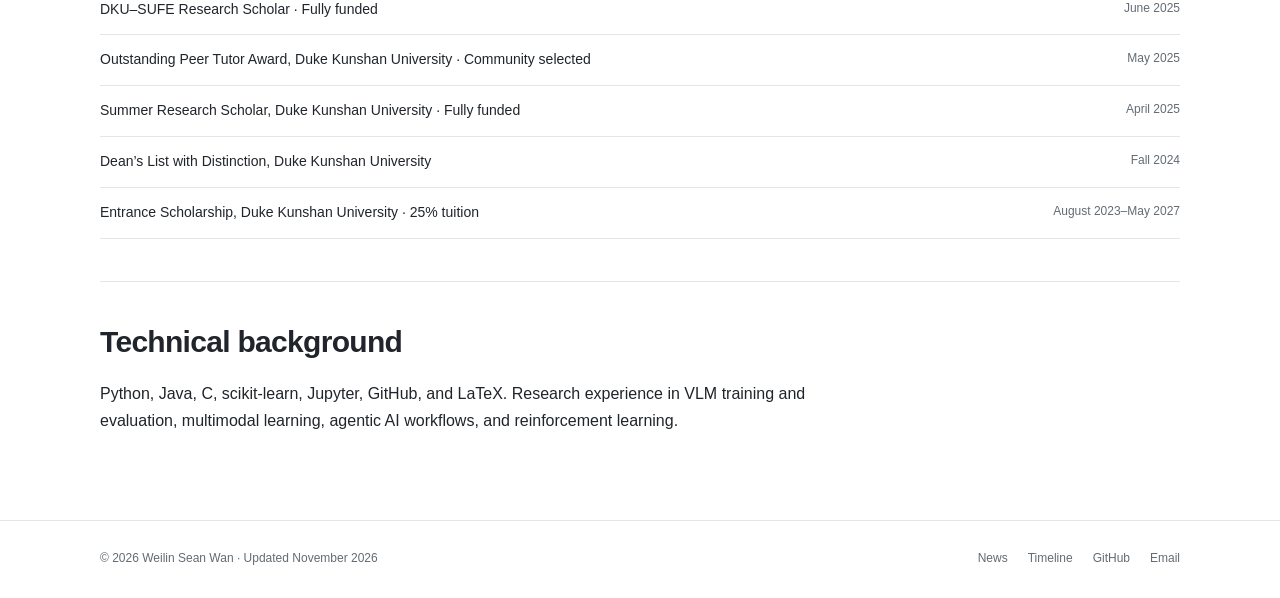
<file: cv/index.html>
<!doctype html>
<html lang="en"><head><meta charset="utf-8"><meta name="viewport" content="width=device-width, initial-scale=1">
<title>CV · Weilin Sean Wan</title><meta name="description" content="Sean Wan studies multimodal learning, vision-language models, and reasoning at Duke University and Duke Kunshan University. Seeking Ph.D. opportunities for Fall 2027.">
<meta name="theme-color" content="#fffcfb"><meta property="og:type" content="website"><meta property="og:title" content="CV · Weilin Sean Wan"><meta property="og:description" content="Sean Wan studies multimodal learning, vision-language models, and reasoning at Duke University and Duke Kunshan University. Seeking Ph.D. opportunities for Fall 2027."><meta property="og:image" content="https://seanwan514.github.io/Weilin_Sean_Wan/assets/images/sean-wan-portrait.jpg"><meta property="og:url" content="https://seanwan514.github.io/Weilin_Sean_Wan/cv/"><link rel="canonical" href="https://seanwan514.github.io/Weilin_Sean_Wan/cv/">
<link rel="icon" type="image/svg+xml" href="../assets/favicon.svg"><link rel="stylesheet" href="../assets/style.css"><script src="../assets/site.js" defer></script>
<noscript><style>.filter-bar{display:none}@media(max-width:760px){.nav{display:flex;position:static;padding:0;gap:8px 15px}.nav-inner{flex-wrap:wrap;padding-top:16px;padding-bottom:16px}.menu-toggle{display:none}}</style></noscript>
</head><body><a class="skip" href="#main">Skip to content</a>
<header class="site-header"><div class="container nav-inner"><a class="brand" href="../" aria-label="Weilin Sean Wan home"><span>Weilin Sean Wan</span></a><button class="menu-toggle" type="button" aria-expanded="false" aria-controls="main-navigation">Menu</button><nav class="nav" id="main-navigation" aria-label="Main navigation"><a href="../">Home</a><a href="../research/">Research</a><a href="../experience/">Experience</a><a href="../community/">Community</a><a href="../life/">Life</a><a href="./" aria-current="page" class="cv-link">CV</a></nav></div></header>
<main id="main" class="container"><div class="page-top"><p class="eyebrow">Weilin Sean Wan</p><h1>Curriculum vitae</h1><p class="lede">Education, research, teaching, and recognition.</p></div><section class="cv-panel"><div><h2>Academic CV</h2><p>My two-page academic CV includes publications and manuscripts, research experience, teaching, and service.</p><div class="contact-links"><a href="../assets/files/Sean-Wan-CV.pdf" class="primary">Open CV PDF ↗</a></div><p class="small" style="margin-top:22px">Published as Sean Wan.<br>Contact: <a href="mailto:ww218@duke.edu">ww218@duke.edu</a></p></div><div class="cv-preview"><h3>Weilin Sean Wan</h3><p>Multimodal AI · Vision-language models · Reasoning</p><div class="rule">Duke University & Duke Kunshan University<br>Expected graduation · May 2027</div><div class="rule" style="margin-top:18px"><a href="../research/">Research &amp; publications →</a><br><a href="../experience/">Professional experience →</a><br><a href="../community/">Teaching &amp; service →</a></div></div></section><section class="section" id="education"><h2>Education</h2><article class="education-item"><h3>Duke University</h3><p>B.S. in Interdisciplinary Studies</p><p class="muted">Dual-degree program · August 2023–Expected May 2027</p><p class="small muted">Dual-degree undergraduate program with Duke Kunshan University.</p><p class="small muted">Exchange semester in Durham, North Carolina: August–December 2025.</p></article><article class="education-item"><h3>Duke Kunshan University</h3><p>B.S. in Applied Mathematics and Computational Sciences · Computer Science Track</p><p class="muted">August 2023–Expected May 2027</p><p class="small muted">Cumulative GPA: 3.810 / 4.000.</p><p class="small muted">Relevant coursework includes artificial intelligence, machine learning, algorithms, databases, data science, and probability and statistics.</p></article></section><section class="section" id="honors"><h2>Honors & awards</h2><ul class="honor-list"><li>National Encouragement Scholarship (China)<span>October 2026</span></li><li>Dean’s List with Distinction, Duke Kunshan University<span>Spring 2026</span></li><li>Student Leader of the Year, Duke Kunshan University · Community selected<span>April 2026</span></li><li>Summer Research Scholar, Duke Kunshan University · Fully funded<span>April 2026</span></li><li>Dean’s List, Duke Kunshan University<span>Fall 2025</span></li><li>DKU–SUFE Research Scholar · Fully funded<span>June 2025</span></li><li>Outstanding Peer Tutor Award, Duke Kunshan University · Community selected<span>May 2025</span></li><li>Summer Research Scholar, Duke Kunshan University · Fully funded<span>April 2025</span></li><li>Dean’s List with Distinction, Duke Kunshan University<span>Fall 2024</span></li><li>Entrance Scholarship, Duke Kunshan University · 25% tuition<span>August 2023–May 2027</span></li></ul></section><section class="section"><h2>Technical background</h2><p class="readable">Python, Java, C, scikit-learn, Jupyter, GitHub, and LaTeX. Research experience in VLM training and evaluation, multimodal learning, agentic AI workflows, and reinforcement learning.</p></section></main>
<footer class="site-footer"><div class="container footer-inner"><div>© 2026 Weilin Sean Wan <span aria-hidden="true">·</span> Updated November 2026</div><div class="footer-links"><a href="../news/">News</a><a href="../timeline/">Timeline</a><a href="https://github.com/SeanWan514">GitHub</a><a href="mailto:ww218@duke.edu">Email</a></div></div></footer><dialog id="photo-dialog" aria-label="Photo viewer"><div class="lightbox-toolbar"><p id="lightbox-counter" aria-live="polite"></p><button class="lightbox-close" type="button" aria-label="Close photo viewer">Close ×</button></div><div class="lightbox-stage"><button class="lightbox-prev" type="button" aria-label="Previous photo">←</button><figure><img id="lightbox-image" alt=""><figcaption id="lightbox-caption"></figcaption></figure><button class="lightbox-next" type="button" aria-label="Next photo">→</button></div><p class="lightbox-message" role="status"></p></dialog></body></html>
</file>
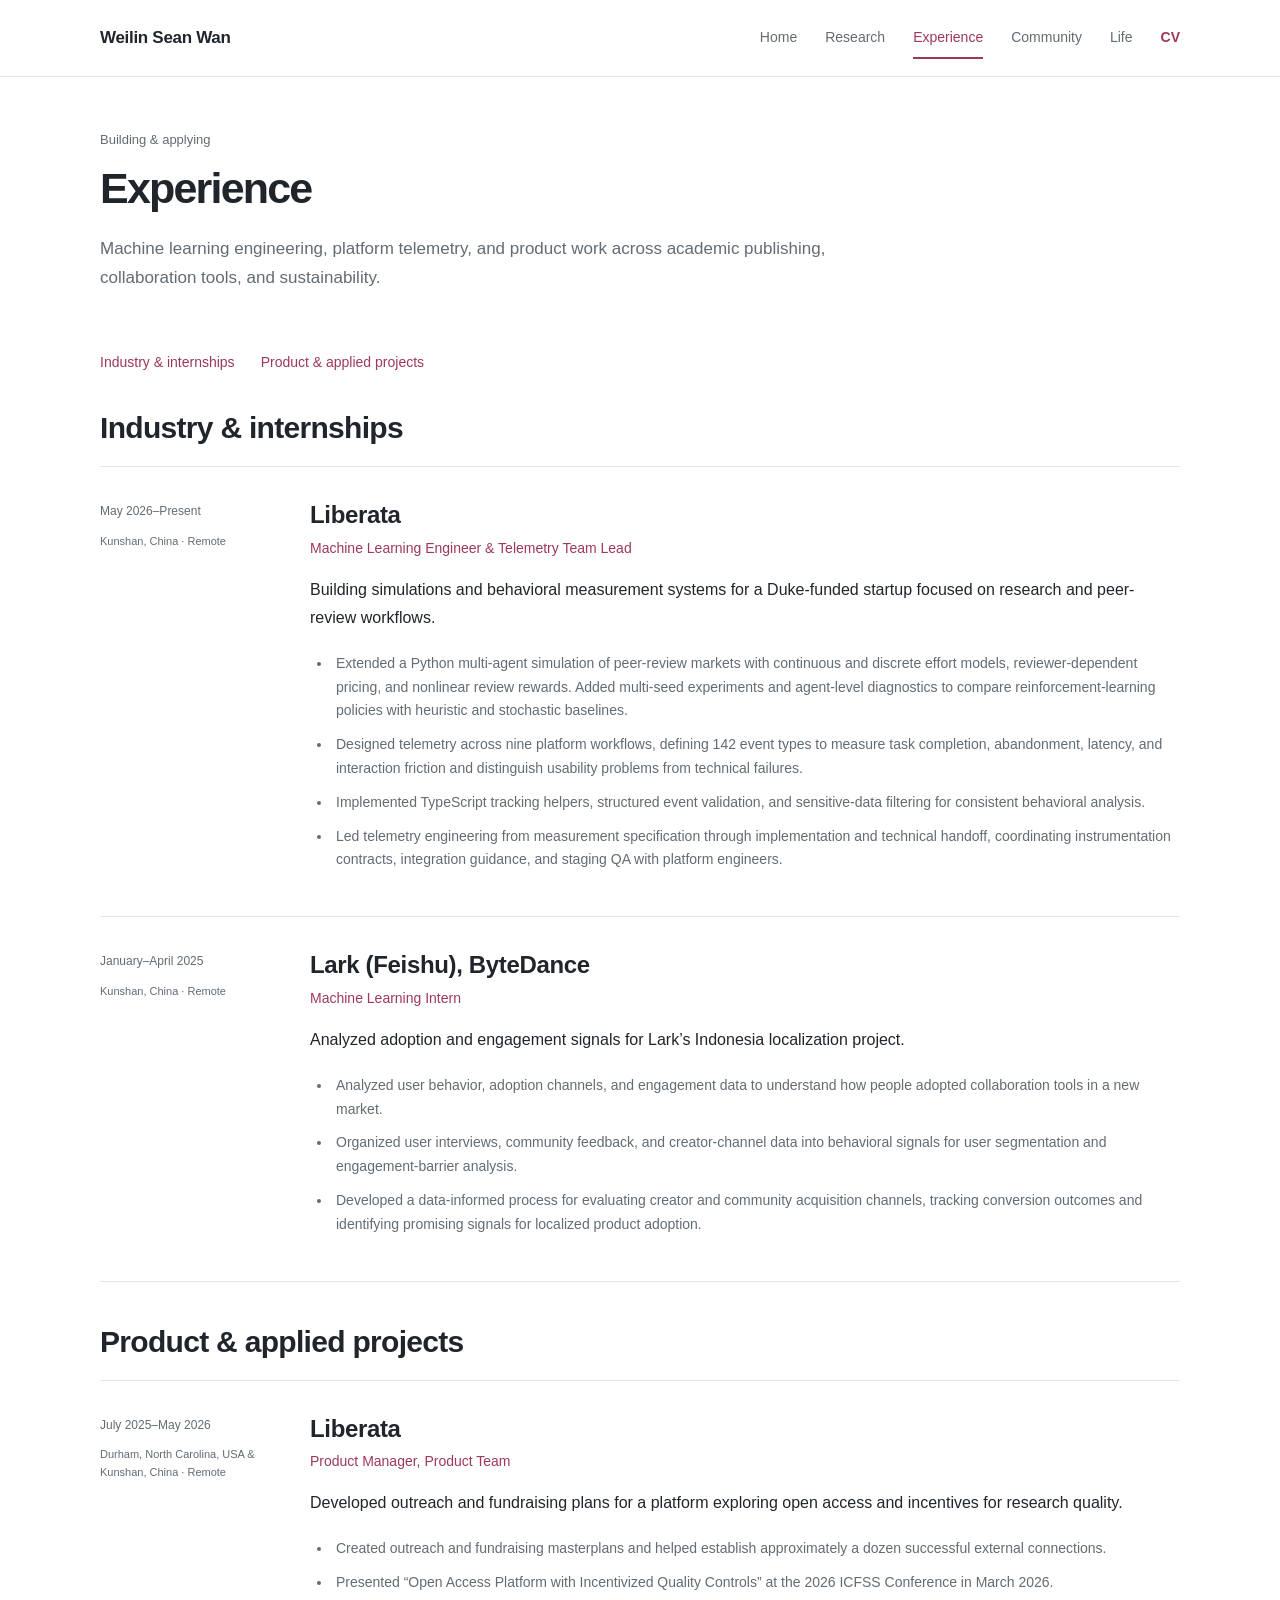
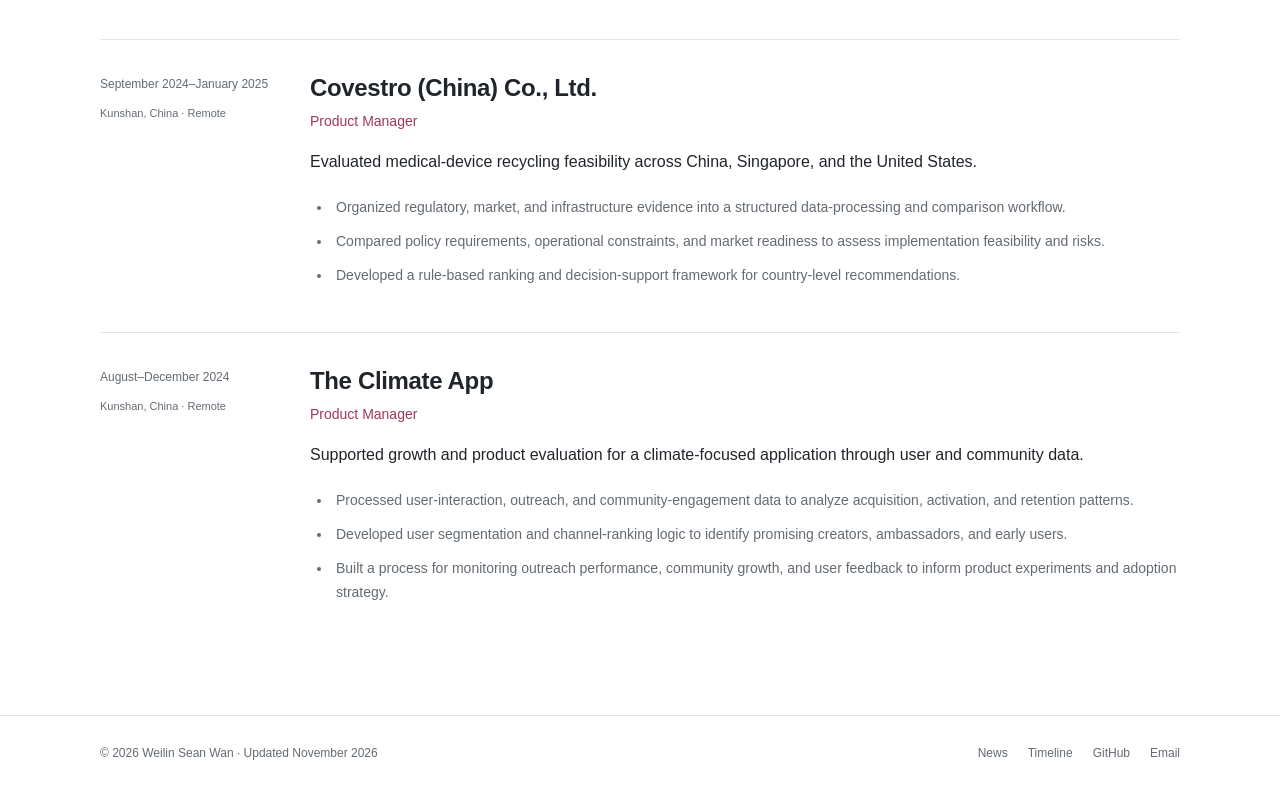
<file: experience/index.html>
<!doctype html>
<html lang="en"><head><meta charset="utf-8"><meta name="viewport" content="width=device-width, initial-scale=1">
<title>Experience · Weilin Sean Wan</title><meta name="description" content="Sean Wan studies multimodal learning, vision-language models, and reasoning at Duke University and Duke Kunshan University. Seeking Ph.D. opportunities for Fall 2027.">
<meta name="theme-color" content="#fffcfb"><meta property="og:type" content="website"><meta property="og:title" content="Experience · Weilin Sean Wan"><meta property="og:description" content="Sean Wan studies multimodal learning, vision-language models, and reasoning at Duke University and Duke Kunshan University. Seeking Ph.D. opportunities for Fall 2027."><meta property="og:image" content="https://seanwan514.github.io/Weilin_Sean_Wan/assets/images/sean-wan-portrait.jpg"><meta property="og:url" content="https://seanwan514.github.io/Weilin_Sean_Wan/experience/"><link rel="canonical" href="https://seanwan514.github.io/Weilin_Sean_Wan/experience/">
<link rel="icon" type="image/svg+xml" href="../assets/favicon.svg"><link rel="stylesheet" href="../assets/style.css"><script src="../assets/site.js" defer></script>
<noscript><style>.filter-bar{display:none}@media(max-width:760px){.nav{display:flex;position:static;padding:0;gap:8px 15px}.nav-inner{flex-wrap:wrap;padding-top:16px;padding-bottom:16px}.menu-toggle{display:none}}</style></noscript>
</head><body><a class="skip" href="#main">Skip to content</a>
<header class="site-header"><div class="container nav-inner"><a class="brand" href="../" aria-label="Weilin Sean Wan home"><span>Weilin Sean Wan</span></a><button class="menu-toggle" type="button" aria-expanded="false" aria-controls="main-navigation">Menu</button><nav class="nav" id="main-navigation" aria-label="Main navigation"><a href="../">Home</a><a href="../research/">Research</a><a href="./" aria-current="page">Experience</a><a href="../community/">Community</a><a href="../life/">Life</a><a href="../cv/" class="cv-link">CV</a></nav></div></header>
<main id="main" class="container"><div class="page-top"><p class="eyebrow">Building &amp; applying</p><h1>Experience</h1><p class="lede">Machine learning engineering, platform telemetry, and product work across academic publishing, collaboration tools, and sustainability.</p></div><div class="jump-links"><a href="#industry">Industry &amp; internships</a><a href="#projects">Product &amp; applied projects</a></div><section id="industry"><h2>Industry & internships</h2><article class="entry" id="liberata"><div class="entry-date">May 2026–Present<span class="place">Kunshan, China · Remote</span></div><div><h3><a href="https://liberata.info/">Liberata</a></h3><p class="role">Machine Learning Engineer &amp; Telemetry Team Lead</p><p class="summary">Building simulations and behavioral measurement systems for a Duke-funded startup focused on research and peer-review workflows.</p><ul><li>Extended a Python multi-agent simulation of peer-review markets with continuous and discrete effort models, reviewer-dependent pricing, and nonlinear review rewards. Added multi-seed experiments and agent-level diagnostics to compare reinforcement-learning policies with heuristic and stochastic baselines.</li><li>Designed telemetry across nine platform workflows, defining 142 event types to measure task completion, abandonment, latency, and interaction friction and distinguish usability problems from technical failures.</li><li>Implemented TypeScript tracking helpers, structured event validation, and sensitive-data filtering for consistent behavioral analysis.</li><li>Led telemetry engineering from measurement specification through implementation and technical handoff, coordinating instrumentation contracts, integration guidance, and staging QA with platform engineers.</li></ul></div></article><article class="entry" id="lark"><div class="entry-date">January–April 2025<span class="place">Kunshan, China · Remote</span></div><div><h3>Lark (Feishu), ByteDance</h3><p class="role">Machine Learning Intern</p><p class="summary">Analyzed adoption and engagement signals for Lark’s Indonesia localization project.</p><ul><li>Analyzed user behavior, adoption channels, and engagement data to understand how people adopted collaboration tools in a new market.</li><li>Organized user interviews, community feedback, and creator-channel data into behavioral signals for user segmentation and engagement-barrier analysis.</li><li>Developed a data-informed process for evaluating creator and community acquisition channels, tracking conversion outcomes and identifying promising signals for localized product adoption.</li></ul></div></article></section><section class="section" id="projects"><h2>Product & applied projects</h2><article class="entry" id="liberata-pm"><div class="entry-date">July 2025–May 2026<span class="place">Durham, North Carolina, USA &amp; Kunshan, China · Remote</span></div><div><h3><a href="https://liberata.info/">Liberata</a></h3><p class="role">Product Manager, Product Team</p><p class="summary">Developed outreach and fundraising plans for a platform exploring open access and incentives for research quality.</p><ul><li>Created outreach and fundraising masterplans and helped establish approximately a dozen successful external connections.</li><li>Presented “Open Access Platform with Incentivized Quality Controls” at the 2026 ICFSS Conference in March 2026.</li></ul></div></article><article class="entry" id="covestro"><div class="entry-date">September 2024–January 2025<span class="place">Kunshan, China · Remote</span></div><div><h3>Covestro (China) Co., Ltd.</h3><p class="role">Product Manager</p><p class="summary">Evaluated medical-device recycling feasibility across China, Singapore, and the United States.</p><ul><li>Organized regulatory, market, and infrastructure evidence into a structured data-processing and comparison workflow.</li><li>Compared policy requirements, operational constraints, and market readiness to assess implementation feasibility and risks.</li><li>Developed a rule-based ranking and decision-support framework for country-level recommendations.</li></ul></div></article><article class="entry" id="climate-app"><div class="entry-date">August–December 2024<span class="place">Kunshan, China · Remote</span></div><div><h3>The Climate App</h3><p class="role">Product Manager</p><p class="summary">Supported growth and product evaluation for a climate-focused application through user and community data.</p><ul><li>Processed user-interaction, outreach, and community-engagement data to analyze acquisition, activation, and retention patterns.</li><li>Developed user segmentation and channel-ranking logic to identify promising creators, ambassadors, and early users.</li><li>Built a process for monitoring outreach performance, community growth, and user feedback to inform product experiments and adoption strategy.</li></ul></div></article></section></main>
<footer class="site-footer"><div class="container footer-inner"><div>© 2026 Weilin Sean Wan <span aria-hidden="true">·</span> Updated November 2026</div><div class="footer-links"><a href="../news/">News</a><a href="../timeline/">Timeline</a><a href="https://github.com/SeanWan514">GitHub</a><a href="mailto:ww218@duke.edu">Email</a></div></div></footer><dialog id="photo-dialog" aria-label="Photo viewer"><div class="lightbox-toolbar"><p id="lightbox-counter" aria-live="polite"></p><button class="lightbox-close" type="button" aria-label="Close photo viewer">Close ×</button></div><div class="lightbox-stage"><button class="lightbox-prev" type="button" aria-label="Previous photo">←</button><figure><img id="lightbox-image" alt=""><figcaption id="lightbox-caption"></figcaption></figure><button class="lightbox-next" type="button" aria-label="Next photo">→</button></div><p class="lightbox-message" role="status"></p></dialog></body></html>
</file>
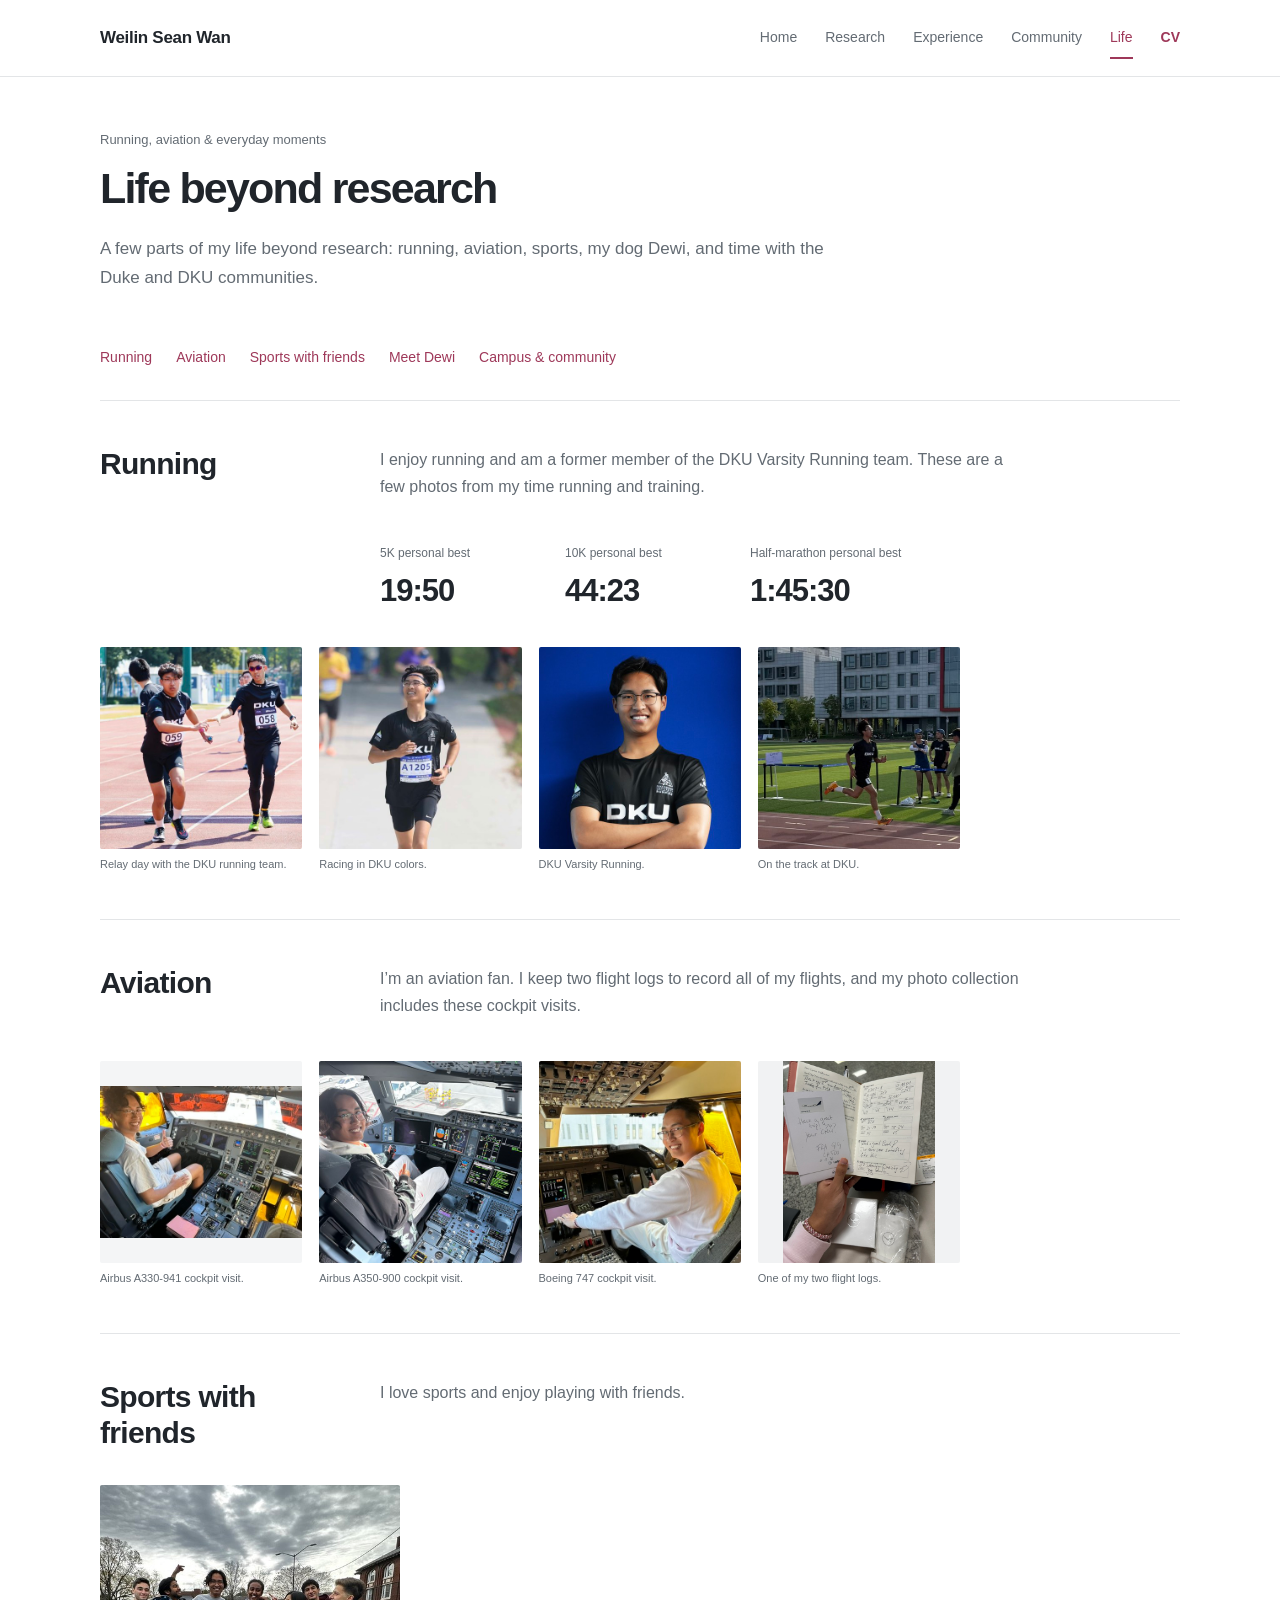
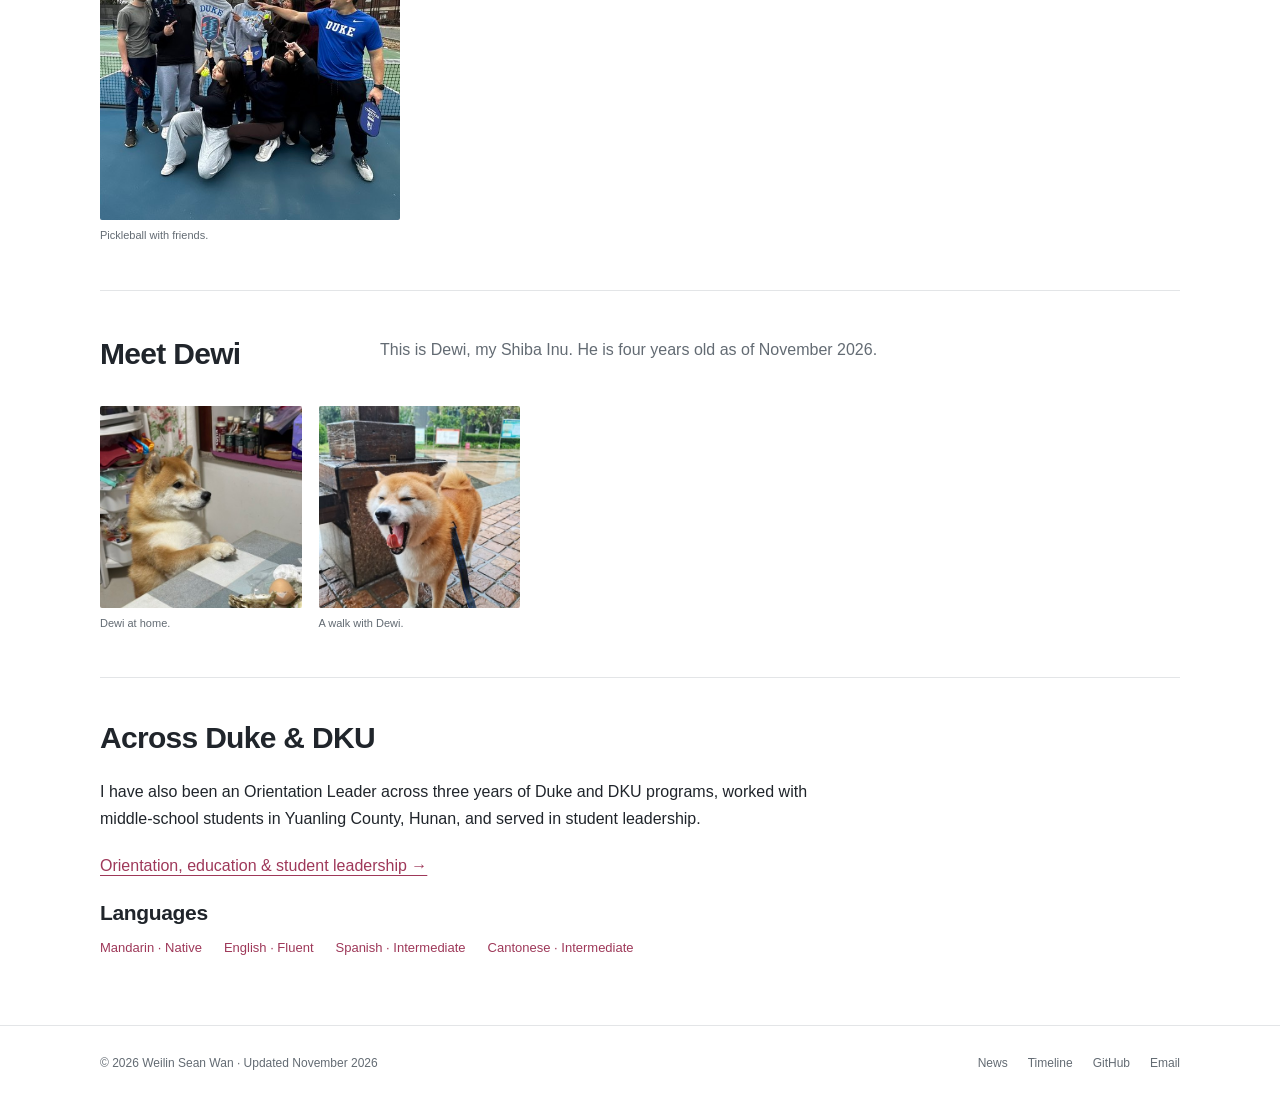
<file: life/index.html>
<!doctype html>
<html lang="en"><head><meta charset="utf-8"><meta name="viewport" content="width=device-width, initial-scale=1">
<title>Life · Weilin Sean Wan</title><meta name="description" content="Sean Wan studies multimodal learning, vision-language models, and reasoning at Duke University and Duke Kunshan University. Seeking Ph.D. opportunities for Fall 2027.">
<meta name="theme-color" content="#fffcfb"><meta property="og:type" content="website"><meta property="og:title" content="Life · Weilin Sean Wan"><meta property="og:description" content="Sean Wan studies multimodal learning, vision-language models, and reasoning at Duke University and Duke Kunshan University. Seeking Ph.D. opportunities for Fall 2027."><meta property="og:image" content="https://seanwan514.github.io/Weilin_Sean_Wan/assets/images/sean-wan-portrait.jpg"><meta property="og:url" content="https://seanwan514.github.io/Weilin_Sean_Wan/life/"><link rel="canonical" href="https://seanwan514.github.io/Weilin_Sean_Wan/life/">
<link rel="icon" type="image/svg+xml" href="../assets/favicon.svg"><link rel="stylesheet" href="../assets/style.css"><script src="../assets/site.js" defer></script>
<noscript><style>.filter-bar{display:none}@media(max-width:760px){.nav{display:flex;position:static;padding:0;gap:8px 15px}.nav-inner{flex-wrap:wrap;padding-top:16px;padding-bottom:16px}.menu-toggle{display:none}}</style></noscript>
</head><body><a class="skip" href="#main">Skip to content</a>
<header class="site-header"><div class="container nav-inner"><a class="brand" href="../" aria-label="Weilin Sean Wan home"><span>Weilin Sean Wan</span></a><button class="menu-toggle" type="button" aria-expanded="false" aria-controls="main-navigation">Menu</button><nav class="nav" id="main-navigation" aria-label="Main navigation"><a href="../">Home</a><a href="../research/">Research</a><a href="../experience/">Experience</a><a href="../community/">Community</a><a href="./" aria-current="page">Life</a><a href="../cv/" class="cv-link">CV</a></nav></div></header>
<main id="main" class="container"><div class="page-top"><p class="eyebrow">Running, aviation &amp; everyday moments</p><h1>Life beyond research</h1><p class="lede">A few parts of my life beyond research: running, aviation, sports, my dog Dewi, and time with the Duke and DKU communities.</p></div><nav class="life-index" aria-label="On this page"><a href="#running">Running</a><a href="#aviation">Aviation</a><a href="#sports">Sports with friends</a><a href="#dewi">Meet Dewi</a><a href="../community/">Campus &amp; community</a></nav><section class="life-section" id="running"><div class="life-section-top"><h2>Running</h2><div><p>I enjoy running and am a former member of the DKU Varsity Running team. These are a few photos from my time running and training.</p><dl class="running-records"><div><dt>5K personal best</dt><dd>19:50</dd></div><div><dt>10K personal best</dt><dd>44:23</dd></div><div><dt>Half-marathon personal best</dt><dd>1:45:30</dd></div></dl></div></div><div class="photo-grid running-gallery" data-gallery="running"><figure class="photo running-relay"><a class="photo-link" href="../assets/photos/running-relay-729w.jpg" data-lightbox data-caption="Relay day with the DKU running team." aria-label="View photo: Relay day with the DKU running team."><img src="../assets/photos/running-relay-729w.jpg" srcset="../assets/photos/running-relay-480w.jpg 480w, ../assets/photos/running-relay-729w.jpg 729w" sizes="(max-width: 760px) calc((100vw - 55px) / 2), 220px" width="729" height="729" alt="DKU runners exchanging a baton on the track." loading="lazy" decoding="async"><span class="photo-enlarge" aria-hidden="true">View photo ↗</span></a><figcaption>Relay day with the DKU running team.</figcaption></figure><figure class="photo running-race"><a class="photo-link" href="../assets/photos/running-race-713w.jpg" data-lightbox data-caption="Racing in DKU colors." aria-label="View photo: Racing in DKU colors."><img src="../assets/photos/running-race-713w.jpg" srcset="../assets/photos/running-race-480w.jpg 480w, ../assets/photos/running-race-713w.jpg 713w" sizes="(max-width: 760px) calc((100vw - 55px) / 2), 220px" width="713" height="713" alt="Sean running in a black DKU jersey with race bib A1205." loading="lazy" decoding="async"><span class="photo-enlarge" aria-hidden="true">View photo ↗</span></a><figcaption>Racing in DKU colors.</figcaption></figure><figure class="photo running-portrait"><a class="photo-link" href="../assets/photos/running-portrait-886w.jpg" data-lightbox data-caption="DKU Varsity Running." aria-label="View photo: DKU Varsity Running."><img src="../assets/photos/running-portrait-886w.jpg" srcset="../assets/photos/running-portrait-480w.jpg 480w, ../assets/photos/running-portrait-886w.jpg 886w" sizes="(max-width: 760px) calc((100vw - 55px) / 2), 220px" width="886" height="886" alt="Sean in his DKU Varsity Running jersey against a blue backdrop." loading="lazy" decoding="async"><span class="photo-enlarge" aria-hidden="true">View photo ↗</span></a><figcaption>DKU Varsity Running.</figcaption></figure><figure class="photo running-track"><a class="photo-link" href="../assets/photos/running-track-768w.jpg" data-lightbox data-caption="On the track at DKU." aria-label="View photo: On the track at DKU."><img src="../assets/photos/running-track-768w.jpg" srcset="../assets/photos/running-track-480w.jpg 480w, ../assets/photos/running-track-768w.jpg 768w" sizes="(max-width: 760px) calc((100vw - 55px) / 2), 220px" width="768" height="1024" alt="Sean running on the DKU track with teammates beside the finish area." loading="lazy" decoding="async"><span class="photo-enlarge" aria-hidden="true">View photo ↗</span></a><figcaption>On the track at DKU.</figcaption></figure></div></section><section class="life-section" id="aviation"><div class="life-section-top"><h2>Aviation</h2><div><p>I’m an aviation fan. I keep two flight logs to record all of my flights, and my photo collection includes these cockpit visits.</p></div></div><div class="photo-grid aviation-gallery" data-gallery="aviation"><figure class="photo aviation-a330"><a class="photo-link" href="../assets/photos/aviation-a330-480w.jpg" data-lightbox data-caption="Airbus A330-941 cockpit visit." aria-label="View photo: Airbus A330-941 cockpit visit."><img src="../assets/photos/aviation-a330-480w.jpg" srcset="../assets/photos/aviation-a330-480w.jpg 480w" sizes="(max-width: 760px) calc((100vw - 55px) / 2), 220px" width="480" height="360" alt="Sean seated in an Airbus A330-941 cockpit during a visit." loading="lazy" decoding="async"><span class="photo-enlarge" aria-hidden="true">View photo ↗</span></a><figcaption>Airbus A330-941 cockpit visit.</figcaption></figure><figure class="photo aviation-a350"><a class="photo-link" href="../assets/photos/aviation-a350-886w.jpg" data-lightbox data-caption="Airbus A350-900 cockpit visit." aria-label="View photo: Airbus A350-900 cockpit visit."><img src="../assets/photos/aviation-a350-886w.jpg" srcset="../assets/photos/aviation-a350-480w.jpg 480w, ../assets/photos/aviation-a350-886w.jpg 886w" sizes="(max-width: 760px) calc((100vw - 55px) / 2), 220px" width="886" height="886" alt="Sean seated in an Airbus A350-900 cockpit during a visit." loading="lazy" decoding="async"><span class="photo-enlarge" aria-hidden="true">View photo ↗</span></a><figcaption>Airbus A350-900 cockpit visit.</figcaption></figure><figure class="photo aviation-b747"><a class="photo-link" href="../assets/photos/aviation-b747-768w.jpg" data-lightbox data-caption="Boeing 747 cockpit visit." aria-label="View photo: Boeing 747 cockpit visit."><img src="../assets/photos/aviation-b747-768w.jpg" srcset="../assets/photos/aviation-b747-480w.jpg 480w, ../assets/photos/aviation-b747-768w.jpg 768w" sizes="(max-width: 760px) calc((100vw - 55px) / 2), 220px" width="768" height="1024" alt="Sean seated in a Boeing 747 cockpit with his pink flight log nearby." loading="lazy" decoding="async"><span class="photo-enlarge" aria-hidden="true">View photo ↗</span></a><figcaption>Boeing 747 cockpit visit.</figcaption></figure><figure class="photo flight-log"><a class="photo-link" href="../assets/photos/flight-log-768w.jpg" data-lightbox data-caption="One of my two flight logs." aria-label="View photo: One of my two flight logs."><img src="../assets/photos/flight-log-768w.jpg" srcset="../assets/photos/flight-log-480w.jpg 480w, ../assets/photos/flight-log-768w.jpg 768w" sizes="(max-width: 760px) calc((100vw - 55px) / 2), 220px" width="768" height="1024" alt="An open flight log with handwritten flight details and a note from the crew." loading="lazy" decoding="async"><span class="photo-enlarge" aria-hidden="true">View photo ↗</span></a><figcaption>One of my two flight logs.</figcaption></figure></div></section><section class="life-section" id="sports"><div class="life-section-top"><h2>Sports with friends</h2><div><p>I love sports and enjoy playing with friends.</p></div></div><div class="photo-grid gallery-single sports-gallery" data-gallery="sports"><figure class="photo sports-friends"><a class="photo-link" href="../assets/photos/sports-friends-838w.jpg" data-lightbox data-caption="Pickleball with friends." aria-label="View photo: Pickleball with friends."><img src="../assets/photos/sports-friends-838w.jpg" srcset="../assets/photos/sports-friends-480w.jpg 480w, ../assets/photos/sports-friends-838w.jpg 838w" sizes="(max-width: 360px) calc(100vw - 40px), 320px" width="838" height="938" alt="Sean and friends holding paddles on a pickleball court." loading="lazy" decoding="async"><span class="photo-enlarge" aria-hidden="true">View photo ↗</span></a><figcaption>Pickleball with friends.</figcaption></figure></div></section><section class="life-section" id="dewi"><div class="life-section-top"><h2>Meet Dewi</h2><div><p>This is Dewi, my Shiba Inu. He is four years old as of November 2026.</p></div></div><div class="photo-grid dewi-gallery" data-gallery="dewi"><figure class="photo dewi-home"><a class="photo-link" href="../assets/photos/dewi-home-768w.jpg" data-lightbox data-caption="Dewi at home." aria-label="View photo: Dewi at home."><img src="../assets/photos/dewi-home-768w.jpg" srcset="../assets/photos/dewi-home-480w.jpg 480w, ../assets/photos/dewi-home-768w.jpg 768w" sizes="(max-width: 760px) calc((100vw - 55px) / 2), 220px" width="768" height="1024" alt="Dewi resting his front paws on the edge of the dining table." loading="lazy" decoding="async"><span class="photo-enlarge" aria-hidden="true">View photo ↗</span></a><figcaption>Dewi at home.</figcaption></figure><figure class="photo dewi-walk"><a class="photo-link" href="../assets/photos/dewi-walk-768w.jpg" data-lightbox data-caption="A walk with Dewi." aria-label="View photo: A walk with Dewi."><img src="../assets/photos/dewi-walk-768w.jpg" srcset="../assets/photos/dewi-walk-480w.jpg 480w, ../assets/photos/dewi-walk-768w.jpg 768w" sizes="(max-width: 760px) calc((100vw - 55px) / 2), 220px" width="768" height="1024" alt="Dewi yawning while out on a walk." loading="lazy" decoding="async"><span class="photo-enlarge" aria-hidden="true">View photo ↗</span></a><figcaption>A walk with Dewi.</figcaption></figure></div></section><section class="section"><div class="section-head"><h2>Across Duke & DKU</h2></div><p class="readable">I have also been an Orientation Leader across three years of Duke and DKU programs, worked with middle-school students in Yuanling County, Hunan, and served in student leadership.</p><p><a href="../community/">Orientation, education &amp; student leadership →</a></p><h3>Languages</h3><div class="languages"><span>Mandarin · Native</span><span>English · Fluent</span><span>Spanish · Intermediate</span><span>Cantonese · Intermediate</span></div></section></main>
<footer class="site-footer"><div class="container footer-inner"><div>© 2026 Weilin Sean Wan <span aria-hidden="true">·</span> Updated November 2026</div><div class="footer-links"><a href="../news/">News</a><a href="../timeline/">Timeline</a><a href="https://github.com/SeanWan514">GitHub</a><a href="mailto:ww218@duke.edu">Email</a></div></div></footer><dialog id="photo-dialog" aria-label="Photo viewer"><div class="lightbox-toolbar"><p id="lightbox-counter" aria-live="polite"></p><button class="lightbox-close" type="button" aria-label="Close photo viewer">Close ×</button></div><div class="lightbox-stage"><button class="lightbox-prev" type="button" aria-label="Previous photo">←</button><figure><img id="lightbox-image" alt=""><figcaption id="lightbox-caption"></figcaption></figure><button class="lightbox-next" type="button" aria-label="Next photo">→</button></div><p class="lightbox-message" role="status"></p></dialog></body></html>
</file>
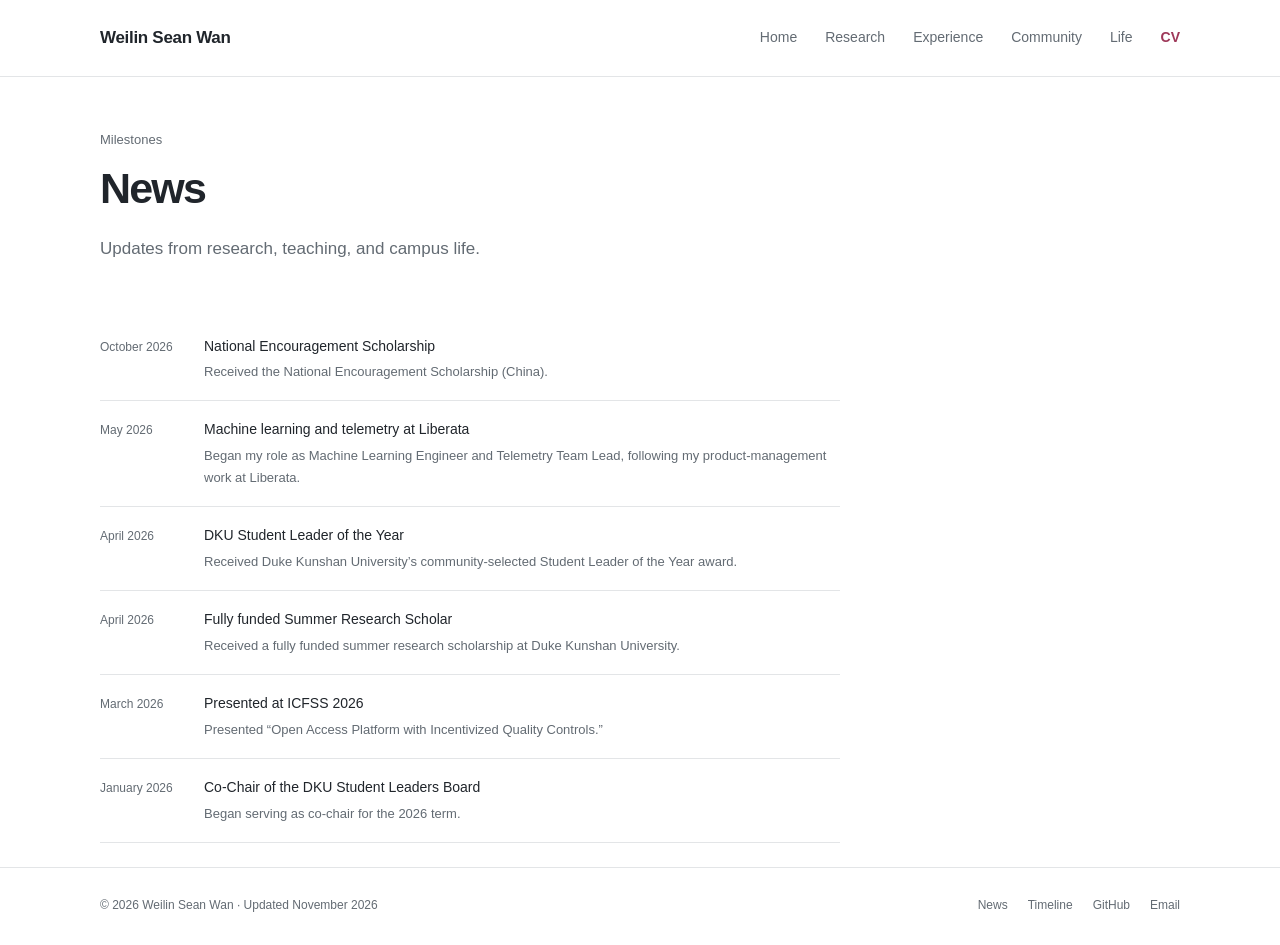
<file: news/index.html>
<!doctype html>
<html lang="en"><head><meta charset="utf-8"><meta name="viewport" content="width=device-width, initial-scale=1">
<title>News · Weilin Sean Wan</title><meta name="description" content="Sean Wan studies multimodal learning, vision-language models, and reasoning at Duke University and Duke Kunshan University. Seeking Ph.D. opportunities for Fall 2027.">
<meta name="theme-color" content="#fffcfb"><meta property="og:type" content="website"><meta property="og:title" content="News · Weilin Sean Wan"><meta property="og:description" content="Sean Wan studies multimodal learning, vision-language models, and reasoning at Duke University and Duke Kunshan University. Seeking Ph.D. opportunities for Fall 2027."><meta property="og:image" content="https://seanwan514.github.io/Weilin_Sean_Wan/assets/images/sean-wan-portrait.jpg"><meta property="og:url" content="https://seanwan514.github.io/Weilin_Sean_Wan/news/"><link rel="canonical" href="https://seanwan514.github.io/Weilin_Sean_Wan/news/">
<link rel="icon" type="image/svg+xml" href="../assets/favicon.svg"><link rel="stylesheet" href="../assets/style.css"><script src="../assets/site.js" defer></script>
<noscript><style>.filter-bar{display:none}@media(max-width:760px){.nav{display:flex;position:static;padding:0;gap:8px 15px}.nav-inner{flex-wrap:wrap;padding-top:16px;padding-bottom:16px}.menu-toggle{display:none}}</style></noscript>
</head><body><a class="skip" href="#main">Skip to content</a>
<header class="site-header"><div class="container nav-inner"><a class="brand" href="../" aria-label="Weilin Sean Wan home"><span>Weilin Sean Wan</span></a><button class="menu-toggle" type="button" aria-expanded="false" aria-controls="main-navigation">Menu</button><nav class="nav" id="main-navigation" aria-label="Main navigation"><a href="../">Home</a><a href="../research/">Research</a><a href="../experience/">Experience</a><a href="../community/">Community</a><a href="../life/">Life</a><a href="../cv/" class="cv-link">CV</a></nav></div></header>
<main id="main" class="container"><div class="page-top"><p class="eyebrow">Milestones</p><h1>News</h1><p class="lede">Updates from research, teaching, and campus life.</p></div><div class="readable"><article class="news-row"><time>October 2026</time><div><strong><a href="../#awards">National Encouragement Scholarship</a></strong><p>Received the National Encouragement Scholarship (China).</p></div></article><article class="news-row"><time>May 2026</time><div><strong><a href="../experience/#liberata">Machine learning and telemetry at Liberata</a></strong><p>Began my role as Machine Learning Engineer and Telemetry Team Lead, following my product-management work at Liberata.</p></div></article><article class="news-row"><time>April 2026</time><div><strong><a href="../community/#student-leaders-board">DKU Student Leader of the Year</a></strong><p>Received Duke Kunshan University’s community-selected Student Leader of the Year award.</p></div></article><article class="news-row"><time>April 2026</time><div><strong><a href="../research/#molecular-docking">Fully funded Summer Research Scholar</a></strong><p>Received a fully funded summer research scholarship at Duke Kunshan University.</p></div></article><article class="news-row"><time>March 2026</time><div><strong><a href="../experience/#liberata-pm">Presented at ICFSS 2026</a></strong><p>Presented “Open Access Platform with Incentivized Quality Controls.”</p></div></article><article class="news-row"><time>January 2026</time><div><strong><a href="../community/#student-leaders-board">Co-Chair of the DKU Student Leaders Board</a></strong><p>Began serving as co-chair for the 2026 term.</p></div></article></div></main>
<footer class="site-footer"><div class="container footer-inner"><div>© 2026 Weilin Sean Wan <span aria-hidden="true">·</span> Updated November 2026</div><div class="footer-links"><a href="./">News</a><a href="../timeline/">Timeline</a><a href="https://github.com/SeanWan514">GitHub</a><a href="mailto:ww218@duke.edu">Email</a></div></div></footer><dialog id="photo-dialog" aria-label="Photo viewer"><div class="lightbox-toolbar"><p id="lightbox-counter" aria-live="polite"></p><button class="lightbox-close" type="button" aria-label="Close photo viewer">Close ×</button></div><div class="lightbox-stage"><button class="lightbox-prev" type="button" aria-label="Previous photo">←</button><figure><img id="lightbox-image" alt=""><figcaption id="lightbox-caption"></figcaption></figure><button class="lightbox-next" type="button" aria-label="Next photo">→</button></div><p class="lightbox-message" role="status"></p></dialog></body></html>
</file>
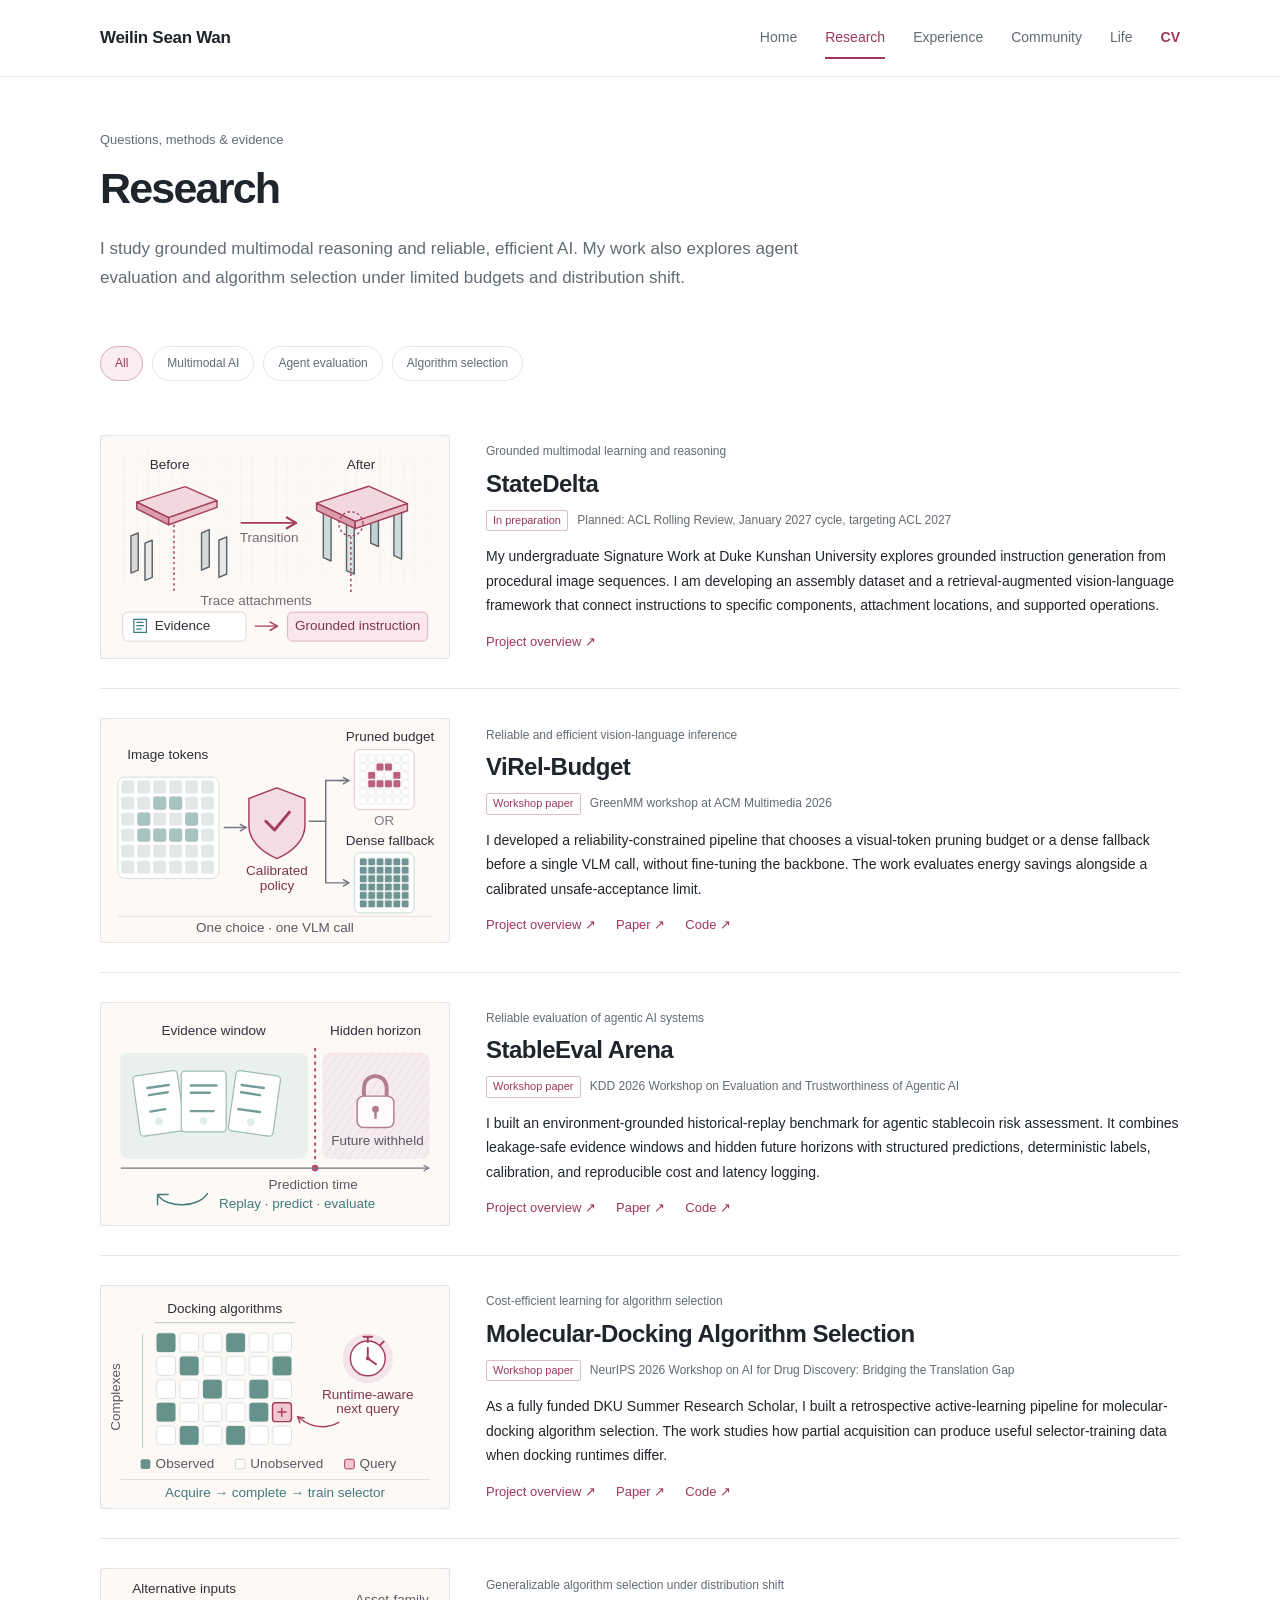
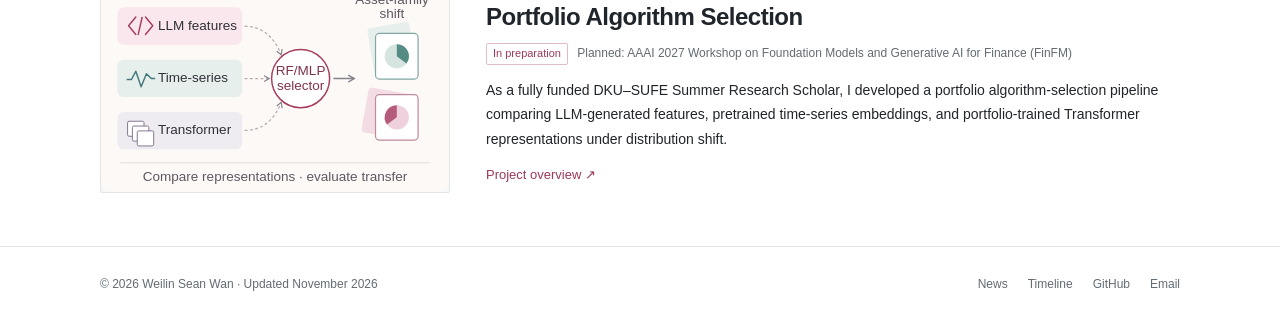
<file: research/index.html>
<!doctype html>
<html lang="en"><head><meta charset="utf-8"><meta name="viewport" content="width=device-width, initial-scale=1">
<title>Research · Weilin Sean Wan</title><meta name="description" content="Sean Wan studies multimodal learning, vision-language models, and reasoning at Duke University and Duke Kunshan University. Seeking Ph.D. opportunities for Fall 2027.">
<meta name="theme-color" content="#fffcfb"><meta property="og:type" content="website"><meta property="og:title" content="Research · Weilin Sean Wan"><meta property="og:description" content="Sean Wan studies multimodal learning, vision-language models, and reasoning at Duke University and Duke Kunshan University. Seeking Ph.D. opportunities for Fall 2027."><meta property="og:image" content="https://seanwan514.github.io/Weilin_Sean_Wan/assets/images/sean-wan-portrait.jpg"><meta property="og:url" content="https://seanwan514.github.io/Weilin_Sean_Wan/research/"><link rel="canonical" href="https://seanwan514.github.io/Weilin_Sean_Wan/research/">
<link rel="icon" type="image/svg+xml" href="../assets/favicon.svg"><link rel="stylesheet" href="../assets/style.css"><script src="../assets/site.js" defer></script>
<noscript><style>.filter-bar{display:none}@media(max-width:760px){.nav{display:flex;position:static;padding:0;gap:8px 15px}.nav-inner{flex-wrap:wrap;padding-top:16px;padding-bottom:16px}.menu-toggle{display:none}}</style></noscript>
</head><body><a class="skip" href="#main">Skip to content</a>
<header class="site-header"><div class="container nav-inner"><a class="brand" href="../" aria-label="Weilin Sean Wan home"><span>Weilin Sean Wan</span></a><button class="menu-toggle" type="button" aria-expanded="false" aria-controls="main-navigation">Menu</button><nav class="nav" id="main-navigation" aria-label="Main navigation"><a href="../">Home</a><a href="./" aria-current="page">Research</a><a href="../experience/">Experience</a><a href="../community/">Community</a><a href="../life/">Life</a><a href="../cv/" class="cv-link">CV</a></nav></div></header>
<main id="main" class="container"><div class="page-top"><p class="eyebrow">Questions, methods &amp; evidence</p><h1>Research</h1><p class="lede">I study grounded multimodal reasoning and reliable, efficient AI. My work also explores agent evaluation and algorithm selection under limited budgets and distribution shift.</p></div><div class="filter-bar" data-filter-group="research-list" role="group" aria-label="Filter entries"><button class="filter" type="button" data-filter="all" aria-pressed="true">All</button><button class="filter" type="button" data-filter="Multimodal AI" aria-pressed="false">Multimodal AI</button><button class="filter" type="button" data-filter="Agent evaluation" aria-pressed="false">Agent evaluation</button><button class="filter" type="button" data-filter="Algorithm selection" aria-pressed="false">Algorithm selection</button></div><p id="research-list-status" class="sr-only" role="status" aria-live="polite"></p><div id="research-list"><article class="research-row" id="statedelta" data-category="Multimodal AI">
      <div class="research-cover"><a href="statedelta/" aria-label="Read about StateDelta"><img src="../assets/research/statedelta.svg" width="720" height="460" alt="Conceptual furniture assembly: separate parts become an assembled frame, with the changed attachment traced to evidence and a grounded instruction." loading="lazy" decoding="async"></a></div><div><div class="eyebrow">Grounded multimodal learning and reasoning</div>
      <h2 class="research-title"><a href="statedelta/">StateDelta</a></h2>
      <div class="meta"><span class="status">In preparation</span> Planned: ACL Rolling Review, January 2027 cycle, targeting ACL 2027</div>
      <p>My undergraduate Signature Work at Duke Kunshan University explores grounded instruction generation from procedural image sequences. I am developing an assembly dataset and a retrieval-augmented vision-language framework that connect instructions to specific components, attachment locations, and supported operations.</p><div class="resource-links"><a href="statedelta/">Project overview ↗</a></div></div></article><article class="research-row" id="virel-budget" data-category="Multimodal AI">
      <div class="research-cover"><a href="virel-budget/" aria-label="Read about ViRel-Budget"><img src="../assets/research/virel-budget.svg" width="720" height="460" alt="An image-token grid enters a calibrated policy that chooses either a pruned token budget or dense fallback for one VLM call." loading="lazy" decoding="async"></a></div><div><div class="eyebrow">Reliable and efficient vision-language inference</div>
      <h2 class="research-title"><a href="virel-budget/">ViRel-Budget</a></h2>
      <div class="meta"><span class="status">Workshop paper</span> GreenMM workshop at ACM Multimedia 2026</div>
      <p>I developed a reliability-constrained pipeline that chooses a visual-token pruning budget or a dense fallback before a single VLM call, without fine-tuning the backbone. The work evaluates energy savings alongside a calibrated unsafe-acceptance limit.</p><div class="resource-links"><a href="virel-budget/">Project overview ↗</a><a href="https://doi.org/10.1145/3840750.3841450">Paper ↗</a><a href="https://github.com/SeanWan514/ViRel-Budget">Code ↗</a></div></div></article><article class="research-row" id="stableeval" data-category="Agent evaluation">
      <div class="research-cover"><a href="stableeval/" aria-label="Read about StableEval Arena"><img src="../assets/research/stableeval.svg" width="720" height="460" alt="A historical evidence window ends at prediction time; the future horizon is locked and reserved for evaluation." loading="lazy" decoding="async"></a></div><div><div class="eyebrow">Reliable evaluation of agentic AI systems</div>
      <h2 class="research-title"><a href="stableeval/">StableEval Arena</a></h2>
      <div class="meta"><span class="status">Workshop paper</span> KDD 2026 Workshop on Evaluation and Trustworthiness of Agentic AI</div>
      <p>I built an environment-grounded historical-replay benchmark for agentic stablecoin risk assessment. It combines leakage-safe evidence windows and hidden future horizons with structured predictions, deterministic labels, calibration, and reproducible cost and latency logging.</p><div class="resource-links"><a href="stableeval/">Project overview ↗</a><a href="https://kdd-eval-workshop.github.io/agenticai-evaluation-kdd2026/assets/papers/11_StableEval_Arena_A_Cost_Awa.pdf">Paper ↗</a><a href="https://github.com/SeanWan514/StableEval-Arena">Code ↗</a></div></div></article><article class="research-row" id="molecular-docking" data-category="Algorithm selection">
      <div class="research-cover"><a href="molecular-docking/" aria-label="Read about Molecular-Docking Algorithm Selection"><img src="../assets/research/molecular-docking.svg" width="720" height="460" alt="A sparse matrix of molecular complexes and docking algorithms, with observed outcomes, unobserved outcomes, and a runtime-aware next query." loading="lazy" decoding="async"></a></div><div><div class="eyebrow">Cost-efficient learning for algorithm selection</div>
      <h2 class="research-title"><a href="molecular-docking/">Molecular-Docking Algorithm Selection</a></h2>
      <div class="meta"><span class="status">Workshop paper</span> NeurIPS 2026 Workshop on AI for Drug Discovery: Bridging the Translation Gap</div>
      <p>As a fully funded DKU Summer Research Scholar, I built a retrospective active-learning pipeline for molecular-docking algorithm selection. The work studies how partial acquisition can produce useful selector-training data when docking runtimes differ.</p><div class="resource-links"><a href="molecular-docking/">Project overview ↗</a><a href="https://openreview.net/pdf?id=tSz3wBLABm">Paper ↗</a><a href="https://github.com/SeanWan514/MolAS_Active_Learning">Code ↗</a></div></div></article><article class="research-row" id="portfolio-selection" data-category="Algorithm selection">
      <div class="research-cover"><a href="portfolio-selection/" aria-label="Read about Portfolio Algorithm Selection"><img src="../assets/research/portfolio-selection.svg" width="720" height="460" alt="Three alternative representation sources feed RF or MLP selectors for portfolio algorithm selection under asset-family shift." loading="lazy" decoding="async"></a></div><div><div class="eyebrow">Generalizable algorithm selection under distribution shift</div>
      <h2 class="research-title"><a href="portfolio-selection/">Portfolio Algorithm Selection</a></h2>
      <div class="meta"><span class="status">In preparation</span> Planned: AAAI 2027 Workshop on Foundation Models and Generative AI for Finance (FinFM)</div>
      <p>As a fully funded DKU–SUFE Summer Research Scholar, I developed a portfolio algorithm-selection pipeline comparing LLM-generated features, pretrained time-series embeddings, and portfolio-trained Transformer representations under distribution shift.</p><div class="resource-links"><a href="portfolio-selection/">Project overview ↗</a></div></div></article></div></main>
<footer class="site-footer"><div class="container footer-inner"><div>© 2026 Weilin Sean Wan <span aria-hidden="true">·</span> Updated November 2026</div><div class="footer-links"><a href="../news/">News</a><a href="../timeline/">Timeline</a><a href="https://github.com/SeanWan514">GitHub</a><a href="mailto:ww218@duke.edu">Email</a></div></div></footer><dialog id="photo-dialog" aria-label="Photo viewer"><div class="lightbox-toolbar"><p id="lightbox-counter" aria-live="polite"></p><button class="lightbox-close" type="button" aria-label="Close photo viewer">Close ×</button></div><div class="lightbox-stage"><button class="lightbox-prev" type="button" aria-label="Previous photo">←</button><figure><img id="lightbox-image" alt=""><figcaption id="lightbox-caption"></figcaption></figure><button class="lightbox-next" type="button" aria-label="Next photo">→</button></div><p class="lightbox-message" role="status"></p></dialog></body></html>
</file>
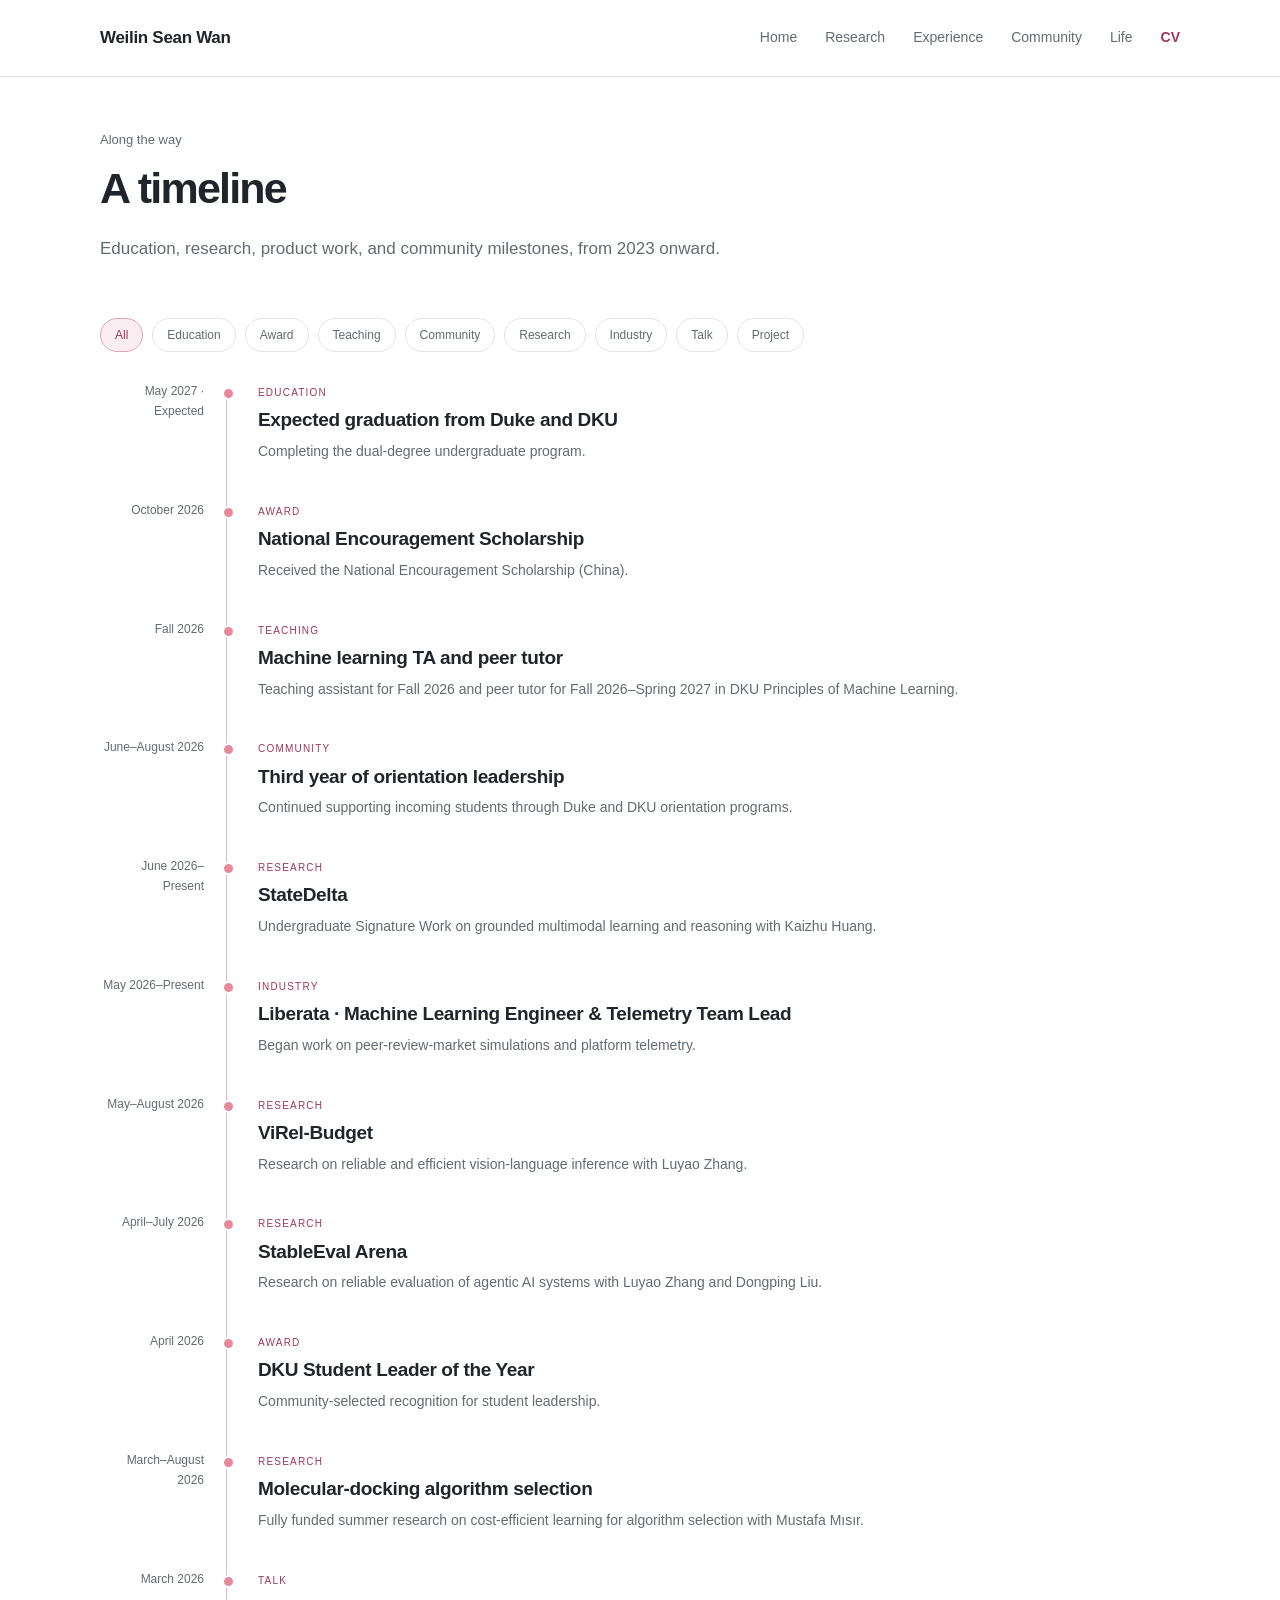
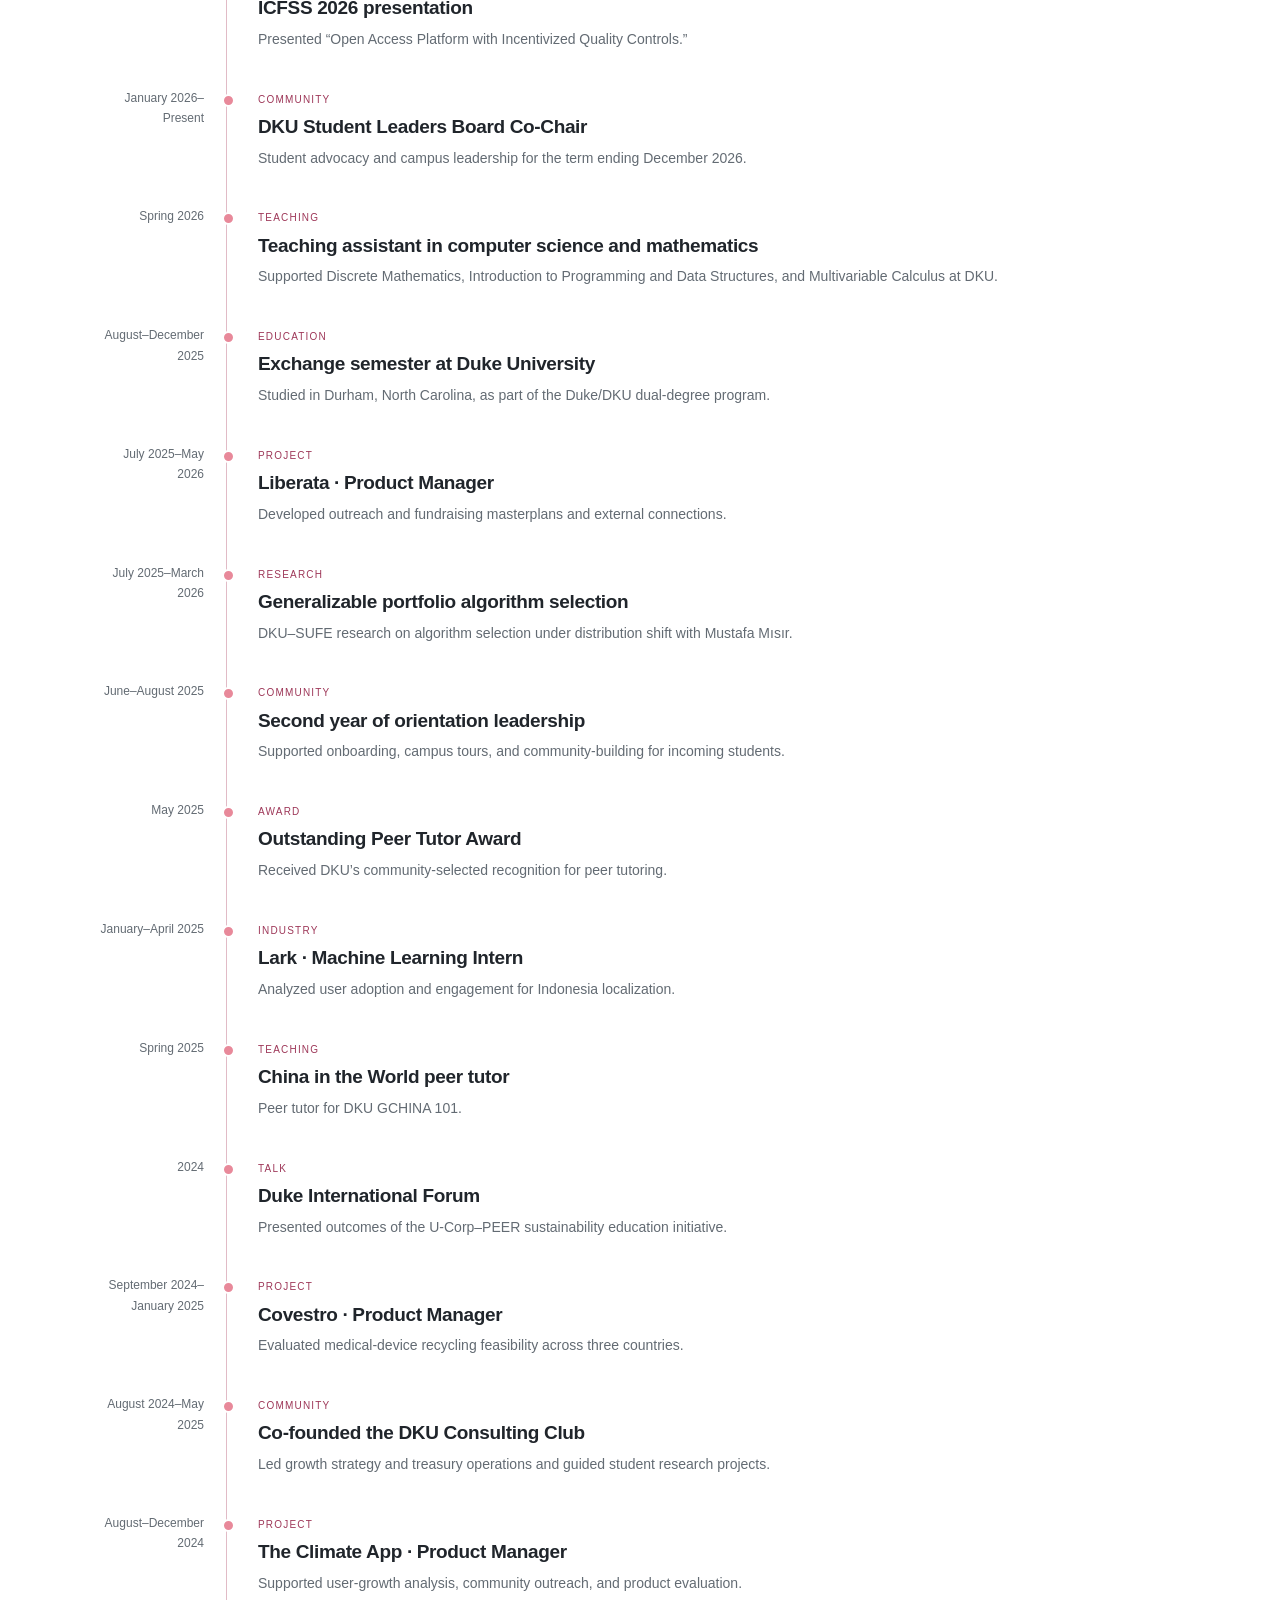
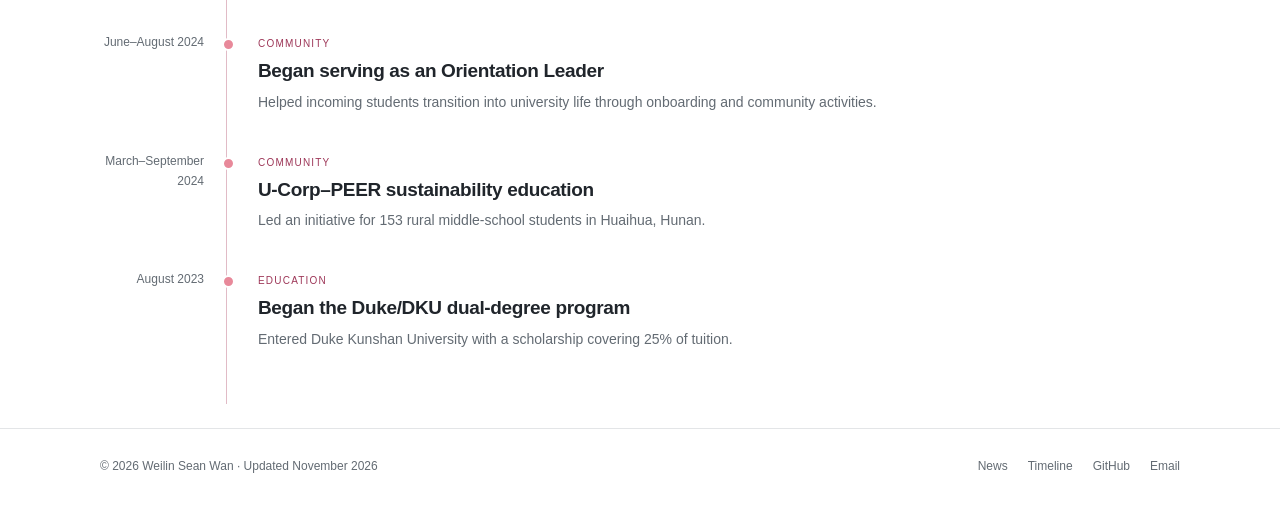
<file: timeline/index.html>
<!doctype html>
<html lang="en"><head><meta charset="utf-8"><meta name="viewport" content="width=device-width, initial-scale=1">
<title>Timeline · Weilin Sean Wan</title><meta name="description" content="Sean Wan studies multimodal learning, vision-language models, and reasoning at Duke University and Duke Kunshan University. Seeking Ph.D. opportunities for Fall 2027.">
<meta name="theme-color" content="#fffcfb"><meta property="og:type" content="website"><meta property="og:title" content="Timeline · Weilin Sean Wan"><meta property="og:description" content="Sean Wan studies multimodal learning, vision-language models, and reasoning at Duke University and Duke Kunshan University. Seeking Ph.D. opportunities for Fall 2027."><meta property="og:image" content="https://seanwan514.github.io/Weilin_Sean_Wan/assets/images/sean-wan-portrait.jpg"><meta property="og:url" content="https://seanwan514.github.io/Weilin_Sean_Wan/timeline/"><link rel="canonical" href="https://seanwan514.github.io/Weilin_Sean_Wan/timeline/">
<link rel="icon" type="image/svg+xml" href="../assets/favicon.svg"><link rel="stylesheet" href="../assets/style.css"><script src="../assets/site.js" defer></script>
<noscript><style>.filter-bar{display:none}@media(max-width:760px){.nav{display:flex;position:static;padding:0;gap:8px 15px}.nav-inner{flex-wrap:wrap;padding-top:16px;padding-bottom:16px}.menu-toggle{display:none}}</style></noscript>
</head><body><a class="skip" href="#main">Skip to content</a>
<header class="site-header"><div class="container nav-inner"><a class="brand" href="../" aria-label="Weilin Sean Wan home"><span>Weilin Sean Wan</span></a><button class="menu-toggle" type="button" aria-expanded="false" aria-controls="main-navigation">Menu</button><nav class="nav" id="main-navigation" aria-label="Main navigation"><a href="../">Home</a><a href="../research/">Research</a><a href="../experience/">Experience</a><a href="../community/">Community</a><a href="../life/">Life</a><a href="../cv/" class="cv-link">CV</a></nav></div></header>
<main id="main" class="container"><div class="page-top"><p class="eyebrow">Along the way</p><h1>A timeline</h1><p class="lede">Education, research, product work, and community milestones, from 2023 onward.</p></div><div class="filter-bar" data-filter-group="timeline-list" role="group" aria-label="Filter entries"><button class="filter" type="button" data-filter="all" aria-pressed="true">All</button><button class="filter" type="button" data-filter="Education" aria-pressed="false">Education</button><button class="filter" type="button" data-filter="Award" aria-pressed="false">Award</button><button class="filter" type="button" data-filter="Teaching" aria-pressed="false">Teaching</button><button class="filter" type="button" data-filter="Community" aria-pressed="false">Community</button><button class="filter" type="button" data-filter="Research" aria-pressed="false">Research</button><button class="filter" type="button" data-filter="Industry" aria-pressed="false">Industry</button><button class="filter" type="button" data-filter="Talk" aria-pressed="false">Talk</button><button class="filter" type="button" data-filter="Project" aria-pressed="false">Project</button></div><p id="timeline-list-status" class="sr-only" role="status" aria-live="polite"></p><div class="timeline" id="timeline-list"><article class="timeline-event" data-category="Education"><time>May 2027 · Expected</time><div><span class="category">Education</span><h3><a href="../#education">Expected graduation from Duke and DKU</a></h3><p>Completing the dual-degree undergraduate program.</p></div></article><article class="timeline-event" data-category="Award"><time>October 2026</time><div><span class="category">Award</span><h3><a href="../#awards">National Encouragement Scholarship</a></h3><p>Received the National Encouragement Scholarship (China).</p></div></article><article class="timeline-event" data-category="Teaching"><time>Fall 2026</time><div><span class="category">Teaching</span><h3><a href="../community/#teaching">Machine learning TA and peer tutor</a></h3><p>Teaching assistant for Fall 2026 and peer tutor for Fall 2026–Spring 2027 in DKU Principles of Machine Learning.</p></div></article><article class="timeline-event" data-category="Community"><time>June–August 2026</time><div><span class="category">Community</span><h3><a href="../community/#orientation">Third year of orientation leadership</a></h3><p>Continued supporting incoming students through Duke and DKU orientation programs.</p></div></article><article class="timeline-event" data-category="Research"><time>June 2026–Present</time><div><span class="category">Research</span><h3><a href="../research/#statedelta">StateDelta</a></h3><p>Undergraduate Signature Work on grounded multimodal learning and reasoning with Kaizhu Huang.</p></div></article><article class="timeline-event" data-category="Industry"><time>May 2026–Present</time><div><span class="category">Industry</span><h3><a href="../experience/#liberata">Liberata · Machine Learning Engineer &amp; Telemetry Team Lead</a></h3><p>Began work on peer-review-market simulations and platform telemetry.</p></div></article><article class="timeline-event" data-category="Research"><time>May–August 2026</time><div><span class="category">Research</span><h3><a href="../research/#virel-budget">ViRel-Budget</a></h3><p>Research on reliable and efficient vision-language inference with Luyao Zhang.</p></div></article><article class="timeline-event" data-category="Research"><time>April–July 2026</time><div><span class="category">Research</span><h3><a href="../research/#stableeval">StableEval Arena</a></h3><p>Research on reliable evaluation of agentic AI systems with Luyao Zhang and Dongping Liu.</p></div></article><article class="timeline-event" data-category="Award"><time>April 2026</time><div><span class="category">Award</span><h3><a href="../community/#student-leaders-board">DKU Student Leader of the Year</a></h3><p>Community-selected recognition for student leadership.</p></div></article><article class="timeline-event" data-category="Research"><time>March–August 2026</time><div><span class="category">Research</span><h3><a href="../research/#molecular-docking">Molecular-docking algorithm selection</a></h3><p>Fully funded summer research on cost-efficient learning for algorithm selection with Mustafa Mısır.</p></div></article><article class="timeline-event" data-category="Talk"><time>March 2026</time><div><span class="category">Talk</span><h3><a href="../experience/#liberata-pm">ICFSS 2026 presentation</a></h3><p>Presented “Open Access Platform with Incentivized Quality Controls.”</p></div></article><article class="timeline-event" data-category="Community"><time>January 2026–Present</time><div><span class="category">Community</span><h3><a href="../community/#student-leaders-board">DKU Student Leaders Board Co-Chair</a></h3><p>Student advocacy and campus leadership for the term ending December 2026.</p></div></article><article class="timeline-event" data-category="Teaching"><time>Spring 2026</time><div><span class="category">Teaching</span><h3><a href="../community/#teaching">Teaching assistant in computer science and mathematics</a></h3><p>Supported Discrete Mathematics, Introduction to Programming and Data Structures, and Multivariable Calculus at DKU.</p></div></article><article class="timeline-event" data-category="Education"><time>August–December 2025</time><div><span class="category">Education</span><h3><a href="../#education">Exchange semester at Duke University</a></h3><p>Studied in Durham, North Carolina, as part of the Duke/DKU dual-degree program.</p></div></article><article class="timeline-event" data-category="Project"><time>July 2025–May 2026</time><div><span class="category">Project</span><h3><a href="../experience/#liberata-pm">Liberata · Product Manager</a></h3><p>Developed outreach and fundraising masterplans and external connections.</p></div></article><article class="timeline-event" data-category="Research"><time>July 2025–March 2026</time><div><span class="category">Research</span><h3><a href="../research/#portfolio-selection">Generalizable portfolio algorithm selection</a></h3><p>DKU–SUFE research on algorithm selection under distribution shift with Mustafa Mısır.</p></div></article><article class="timeline-event" data-category="Community"><time>June–August 2025</time><div><span class="category">Community</span><h3><a href="../community/#orientation">Second year of orientation leadership</a></h3><p>Supported onboarding, campus tours, and community-building for incoming students.</p></div></article><article class="timeline-event" data-category="Award"><time>May 2025</time><div><span class="category">Award</span><h3><a href="../community/#teaching">Outstanding Peer Tutor Award</a></h3><p>Received DKU’s community-selected recognition for peer tutoring.</p></div></article><article class="timeline-event" data-category="Industry"><time>January–April 2025</time><div><span class="category">Industry</span><h3><a href="../experience/#lark">Lark · Machine Learning Intern</a></h3><p>Analyzed user adoption and engagement for Indonesia localization.</p></div></article><article class="timeline-event" data-category="Teaching"><time>Spring 2025</time><div><span class="category">Teaching</span><h3><a href="../community/#teaching">China in the World peer tutor</a></h3><p>Peer tutor for DKU GCHINA 101.</p></div></article><article class="timeline-event" data-category="Talk"><time>2024</time><div><span class="category">Talk</span><h3><a href="../community/#peer">Duke International Forum</a></h3><p>Presented outcomes of the U-Corp–PEER sustainability education initiative.</p></div></article><article class="timeline-event" data-category="Project"><time>September 2024–January 2025</time><div><span class="category">Project</span><h3><a href="../experience/#covestro">Covestro · Product Manager</a></h3><p>Evaluated medical-device recycling feasibility across three countries.</p></div></article><article class="timeline-event" data-category="Community"><time>August 2024–May 2025</time><div><span class="category">Community</span><h3><a href="../community/#consulting-club">Co-founded the DKU Consulting Club</a></h3><p>Led growth strategy and treasury operations and guided student research projects.</p></div></article><article class="timeline-event" data-category="Project"><time>August–December 2024</time><div><span class="category">Project</span><h3><a href="../experience/#climate-app">The Climate App · Product Manager</a></h3><p>Supported user-growth analysis, community outreach, and product evaluation.</p></div></article><article class="timeline-event" data-category="Community"><time>June–August 2024</time><div><span class="category">Community</span><h3><a href="../community/#orientation">Began serving as an Orientation Leader</a></h3><p>Helped incoming students transition into university life through onboarding and community activities.</p></div></article><article class="timeline-event" data-category="Community"><time>March–September 2024</time><div><span class="category">Community</span><h3><a href="../community/#peer">U-Corp–PEER sustainability education</a></h3><p>Led an initiative for 153 rural middle-school students in Huaihua, Hunan.</p></div></article><article class="timeline-event" data-category="Education"><time>August 2023</time><div><span class="category">Education</span><h3><a href="../#education">Began the Duke/DKU dual-degree program</a></h3><p>Entered Duke Kunshan University with a scholarship covering 25% of tuition.</p></div></article></div></main>
<footer class="site-footer"><div class="container footer-inner"><div>© 2026 Weilin Sean Wan <span aria-hidden="true">·</span> Updated November 2026</div><div class="footer-links"><a href="../news/">News</a><a href="./">Timeline</a><a href="https://github.com/SeanWan514">GitHub</a><a href="mailto:ww218@duke.edu">Email</a></div></div></footer><dialog id="photo-dialog" aria-label="Photo viewer"><div class="lightbox-toolbar"><p id="lightbox-counter" aria-live="polite"></p><button class="lightbox-close" type="button" aria-label="Close photo viewer">Close ×</button></div><div class="lightbox-stage"><button class="lightbox-prev" type="button" aria-label="Previous photo">←</button><figure><img id="lightbox-image" alt=""><figcaption id="lightbox-caption"></figcaption></figure><button class="lightbox-next" type="button" aria-label="Next photo">→</button></div><p class="lightbox-message" role="status"></p></dialog></body></html>
</file>
<file: assets/style.css>
@charset "UTF-8";
:root{--paper:#fffcfb;--white:#fff;--ink:#252329;--muted:#68616a;--rose:#a63555;--pink:#fbe7ec;--coral:#e8899a;--line:#e9e1e3;--serif:Georgia,'Times New Roman',serif;--sans:-apple-system,BlinkMacSystemFont,'Segoe UI',Arial,sans-serif}
*{box-sizing:border-box}html{scroll-behavior:smooth;scroll-padding-top:100px}body{margin:0;background:var(--paper);color:var(--ink);font:16px/1.75 var(--sans);-webkit-font-smoothing:antialiased}a{color:var(--rose);text-decoration-thickness:1px;text-underline-offset:4px}a:hover{color:#70203a}button,a{-webkit-tap-highlight-color:transparent}button{font:inherit}button:focus-visible,a:focus-visible,summary:focus-visible{outline:3px solid var(--rose);outline-offset:5px;border-radius:2px}img{display:block;max-width:100%;height:auto}svg{display:block}h1,h2,h3,p{margin-top:0}h1,h2,h3{line-height:1.2;font-weight:500}h1,h2{font-family:var(--serif)}h1{font-size:clamp(42px,5.2vw,64px);letter-spacing:-2.2px;margin-bottom:20px}h2{font-size:34px;letter-spacing:-.8px;margin-bottom:20px}h3{font-size:21px;letter-spacing:-.35px;margin-bottom:12px}p{margin-bottom:20px}ul{padding-left:22px}li{margin-bottom:10px}small,.small{font-size:13px}.container{max-width:1120px;margin:0 auto;padding:0 36px}.skip{position:absolute;top:-100px;left:16px;z-index:10;background:white;padding:10px}.skip:focus{top:10px}.site-header{position:sticky;top:0;z-index:5;background:rgba(255,252,251,.97);border-bottom:1px solid var(--line)}.nav-inner{min-height:82px;display:flex;justify-content:space-between;align-items:center;gap:30px}.brand{display:flex;align-items:center;gap:12px;text-decoration:none;font-weight:600;color:var(--ink);white-space:nowrap;letter-spacing:-.3px}.sakura{height:25px;width:25px;color:var(--rose)}.nav{display:flex;align-items:center;gap:28px}.nav a{font-size:14px;color:var(--muted);text-decoration:none;position:relative;padding:10px 0}.nav a[aria-current=page]{color:var(--rose)}.nav a[aria-current=page]:after{content:'';height:2px;background:var(--rose);position:absolute;bottom:1px;left:0;right:0}.nav a.cv-link{border:1px solid #d9b6c0;padding:7px 17px;border-radius:4px;color:var(--rose)}.menu-toggle{display:none;background:transparent;border:1px solid var(--line);border-radius:4px;padding:6px 12px}.eyebrow{text-transform:uppercase;letter-spacing:1.7px;font-size:11px;font-weight:650;color:var(--rose);margin-bottom:16px}.muted{color:var(--muted)}.hero{display:grid;grid-template-columns:290px minmax(0,1fr);gap:76px;padding:70px 0 62px;align-items:start}.portrait-frame{position:relative}.portrait-frame:before{content:'';position:absolute;top:14px;left:-14px;right:14px;bottom:-14px;background:var(--pink);border-radius:6px;z-index:-1}.portrait{width:290px;height:365px;object-fit:cover;object-position:50% 22%;border-radius:5px}.portrait-caption{padding-top:29px;font-size:13px;line-height:1.7;color:var(--muted)}.portrait-caption strong{font-size:14px;font-weight:500;color:var(--ink)}.hero .intro{font-size:17px;line-height:1.75}.hero h1{white-space:nowrap}.hero .intro a{color:var(--ink);text-decoration-color:#ceadb6}.research-words{display:flex;flex-wrap:wrap;gap:9px 19px;margin:22px 0;color:var(--rose);font-size:12px}.research-words span:before{content:'·';margin-right:7px;color:var(--coral)}.application{font-size:14px;border-left:3px solid var(--coral);padding:9px 15px;background:#fff3f5;margin:22px 0}.contact-links{display:flex;align-items:center;flex-wrap:wrap;gap:24px;font-size:14px}.contact-links a{text-decoration:none}.contact-links .primary{background:var(--rose);color:white;padding:9px 17px;border-radius:4px}.arrow{margin-left:5px}.section{padding:48px 0;border-top:1px solid var(--line)}.section-head{display:flex;justify-content:space-between;align-items:baseline;gap:24px;margin-bottom:22px}.section-head h2{margin:0}.section-head a{font-size:13px;white-space:nowrap;text-decoration:none}.section-intro{color:var(--muted);max-width:740px;margin-bottom:32px}.research-row{display:grid;grid-template-columns:205px 1fr;gap:32px;padding:27px 0;border-bottom:1px solid var(--line)}.research-row:last-child{border-bottom:0}.research-row h3{margin-bottom:9px}.research-row h3 a{text-decoration:none;color:var(--ink)}.research-row h3 a:hover{color:var(--rose)}.research-row p{margin:10px 0 12px;font-size:15px;line-height:1.7}.diagram{background:#faf1f2;border:1px solid #f1e3e7;border-radius:4px;align-self:start;overflow:hidden}.diagram svg{width:100%;height:auto}.meta{font-size:12px;color:var(--muted);line-height:1.6}.status{font-size:11px;color:var(--rose);background:var(--pink);display:inline-block;padding:2px 8px;border-radius:3px;margin-right:6px}.resource-links{display:flex;flex-wrap:wrap;gap:18px;font-size:12px}.resource-links a{text-decoration:none}.section-split{display:grid;grid-template-columns:1fr 1fr;gap:64px}.news-row{display:grid;grid-template-columns:86px 1fr;gap:18px;padding:17px 0;border-bottom:1px solid var(--line);font-size:14px}.news-row time{color:var(--muted);font-size:12px;padding-top:2px}.news-row p{margin:3px 0 0;color:var(--muted);font-size:13px}.news-row a{text-decoration:none;color:var(--ink)}.news-row strong{font-weight:500}.education-item{padding:15px 0 18px}.education-item h3{font-size:18px;margin-bottom:7px}.education-item p{font-size:14px;margin:0 0 5px}.honor-list{list-style:none;padding:0;font-size:14px;margin:0}.honor-list li{border-bottom:1px solid var(--line);padding:13px 0;margin:0;display:flex;justify-content:space-between;gap:25px}.honor-list span{color:var(--muted);font-size:12px;white-space:nowrap}.beyond{display:grid;grid-template-columns:1fr 1fr;gap:64px}.beyond p{color:var(--muted);font-size:15px}.beyond a{font-size:14px}.site-footer{margin-top:38px;border-top:1px solid var(--line);padding:27px 0 30px;font-size:12px;color:var(--muted)}.footer-inner{display:flex;align-items:center;justify-content:space-between;gap:20px}.footer-links{display:flex;flex-wrap:wrap;gap:20px}.footer-links a{color:var(--muted);text-decoration:none}.page-top{padding:66px 0 34px;max-width:850px}.page-top h1{font-size:49px;white-space:normal}.page-top .lede{font-size:18px;color:var(--muted);max-width:750px}.jump-links{display:flex;flex-wrap:wrap;gap:12px 26px;font-size:14px;margin:5px 0 35px}.jump-links a{text-decoration:none}.filter-bar{display:flex;flex-wrap:wrap;gap:9px;margin:0 0 25px}.filter{background:transparent;border:1px solid var(--line);border-radius:20px;font-size:12px;color:var(--muted);padding:6px 14px;cursor:pointer}.filter[aria-pressed=true]{color:var(--rose);border-color:#d9a9b7;background:var(--pink)}[hidden]{display:none!important}.entry{display:grid;grid-template-columns:180px minmax(0,1fr);gap:42px;padding:34px 0;border-top:1px solid var(--line)}.entry-date{font-size:12px;color:var(--muted)}.entry-date .place{display:block;margin-top:10px;font-size:11px;line-height:1.65}.entry h3{font-size:24px;margin-bottom:7px}.entry h3 a{text-decoration:none;color:var(--ink)}.entry .role{font-size:14px;color:var(--rose);margin-bottom:18px}.entry .summary{font-size:16px;line-height:1.75}.entry ul{font-size:14px;color:var(--muted);margin-bottom:0}.entry ul li{padding-left:4px}.teaching-list{margin:10px 0 0}.teaching-row{display:grid;grid-template-columns:135px 1fr 160px;gap:25px;padding:16px 0;border-bottom:1px solid var(--line);font-size:14px}.teaching-row .term{color:var(--muted);font-size:12px;text-align:right}.teaching-row .teaching-role{color:var(--rose);font-size:12px}.research-detail{max-width:800px;margin:0 auto}.research-detail .page-top{padding-bottom:20px}.back-link{display:inline-block;margin-bottom:26px;font-size:13px;text-decoration:none}.research-detail h1{font-size:43px;line-height:1.15;letter-spacing:-1px}.project-facts{display:grid;grid-template-columns:1fr 1fr;gap:20px;margin:22px 0 30px;padding:20px 0;border-top:1px solid var(--line);border-bottom:1px solid var(--line);font-size:13px}.project-facts dt{color:var(--muted);font-size:11px;text-transform:uppercase;letter-spacing:1px;margin-bottom:5px}.project-facts dd{margin:0}.article-section{padding-top:36px}.article-section h2{font-size:28px}.article-section ul{font-size:16px}.detail-figure{max-width:520px;margin:35px auto 10px}.detail-figure figcaption{color:var(--muted);font-size:11px;text-align:center;padding:10px}.citation{background:#faf4f5;padding:22px;border-left:3px solid #e6c2cc;font-size:13px;overflow-wrap:anywhere}.timeline{position:relative;padding-bottom:20px}.timeline:before{content:'';position:absolute;left:126px;top:12px;bottom:0;width:1px;background:#e1bbc6}.timeline-event{display:grid;grid-template-columns:104px 1fr;gap:54px;position:relative;padding:0 0 32px}.timeline-event:before{content:'';position:absolute;left:122px;top:10px;width:9px;height:9px;background:var(--coral);border:2px solid var(--paper);border-radius:50%}.timeline-event time{color:var(--muted);font-size:12px;padding-top:4px;text-align:right}.timeline-event h3{font-size:19px;margin:5px 0 8px}.timeline-event h3 a{color:var(--ink);text-decoration:none}.timeline-event p{font-size:14px;color:var(--muted);margin:0}.timeline-event .category{text-transform:uppercase;letter-spacing:1.2px;font-size:10px;color:var(--rose)}.life-layout{display:grid;grid-template-columns:390px 1fr;gap:65px;padding:15px 0 45px}.life-photo{width:100%;border-radius:5px}.life-copy{padding-top:20px}.life-copy h2{font-size:29px}.life-copy p{color:var(--muted)}.languages{display:flex;flex-wrap:wrap;gap:12px 22px;font-size:13px;color:var(--rose)}.cv-panel{display:grid;grid-template-columns:1fr 1fr;gap:40px;background:#faf1f3;border:1px solid var(--line);border-radius:5px;padding:38px;margin:10px 0 35px}.cv-panel h2{font-size:30px}.cv-panel p{color:var(--muted);font-size:14px}.cv-preview{background:white;border:1px solid var(--line);padding:32px;box-shadow:0 8px 30px #49253308}.cv-preview h3{font-family:var(--serif);font-size:24px}.cv-preview .rule{border-top:1px solid var(--line);padding-top:12px;font-size:12px}.readable{max-width:740px}.empty-filter{font-size:14px;color:var(--muted)}.sr-only{position:absolute;width:1px;height:1px;padding:0;margin:-1px;overflow:hidden;clip:rect(0,0,0,0);white-space:nowrap;border:0}
@media(min-width:1400px){.container{max-width:1160px}.hero{gap:88px}}
@media(max-width:1000px){.hero{grid-template-columns:245px 1fr;gap:44px}.portrait{width:245px;height:326px}.hero h1{font-size:46px}.nav{gap:20px}.section-split,.beyond{gap:38px}.life-layout{grid-template-columns:320px 1fr;gap:40px}}
@media(max-width:760px){.container{padding:0 24px}.nav-inner{min-height:68px}.brand{font-size:15px}.menu-toggle{display:block}.nav{display:none;position:absolute;top:68px;left:0;right:0;padding:18px 24px 24px;background:var(--paper);border-bottom:1px solid var(--line);flex-wrap:wrap;gap:12px 24px}.nav.is-open{display:flex}.nav a{font-size:15px}.hero{grid-template-columns:1fr;gap:36px;padding:43px 0}.hero-photo{display:grid;grid-template-columns:144px 1fr;gap:25px;align-items:end}.portrait{width:144px;height:180px}.portrait-frame:before{top:9px;left:-9px;right:9px;bottom:-9px}.portrait-caption{padding:0;font-size:12px}.portrait-caption strong{font-size:12px}.hero h1{font-size:43px;letter-spacing:-1.8px;white-space:normal}.hero .intro{font-size:16px}.hero .eyebrow{font-size:10px;letter-spacing:1.2px}.section{padding:34px 0}.section-head h2{font-size:28px}.section-head{gap:12px}.section-head a{font-size:12px}.research-row{grid-template-columns:130px 1fr;gap:20px}.research-row h3{font-size:19px}.research-row p{font-size:14px}.research-row .meta{font-size:11px}.section-split,.beyond{grid-template-columns:1fr;gap:35px}.footer-inner{align-items:flex-start;flex-direction:column;gap:12px}.page-top{padding-top:42px}.page-top h1{font-size:39px}.page-top .lede{font-size:16px}.entry{grid-template-columns:1fr;gap:10px;padding:26px 0}.entry-date .place{display:inline;margin-left:12px;font-size:11px}.entry h3{font-size:22px}.teaching-row{grid-template-columns:100px 1fr;gap:10px}.teaching-row .term{grid-column:2;text-align:left;margin-top:-8px}.life-layout{grid-template-columns:1fr;gap:20px}.life-photo{max-width:360px}.life-copy{padding-top:0}.cv-panel{grid-template-columns:1fr;padding:24px}.research-detail h1{font-size:35px}.project-facts{gap:15px}.timeline:before{left:86px}.timeline-event{grid-template-columns:68px 1fr;gap:36px}.timeline-event:before{left:82px}.timeline-event time{font-size:11px}.timeline-event h3{font-size:18px}.honor-list{font-size:13px}}
@media(max-width:440px){.container{padding:0 20px}.research-row{grid-template-columns:1fr;gap:16px}.research-row .diagram{width:175px}.contact-links{gap:17px;font-size:13px}.page-top h1{font-size:35px}.hero h1{font-size:39px}.honor-list li{gap:12px}.project-facts{grid-template-columns:1fr}.hero-photo{gap:22px}}
@media(prefers-reduced-motion:reduce){html{scroll-behavior:auto}*{transition:none!important}}
@media print{.site-header,.site-footer,.menu-toggle,.filter-bar,.skip{display:none}.container{max-width:none;padding:0}.hero{padding:0 0 20px}.section{padding:20px 0}.entry,.research-row{break-inside:avoid}body{background:white;font-size:11pt}a{color:inherit}.portrait{height:260px;width:210px}}
.research-row .research-title{font:500 21px/1.2 var(--sans);letter-spacing:-.35px;margin-bottom:9px}.research-row .research-title a{text-decoration:none;color:var(--ink)}.research-row .research-title a:hover{color:var(--rose)}@media(max-width:760px){.research-row .research-title{font-size:19px}}

/* Revised visual identity: plain typography, generous image areas, restrained rose. */
:root{--paper:#fff;--ink:#20252b;--muted:#636b73;--rose:#9e3859;--pink:#faedf1;--line:#e3e5e7;--serif:'Helvetica Neue',Helvetica,Arial,sans-serif;--sans:'Helvetica Neue',Helvetica,Arial,sans-serif}
body{font-size:16px;line-height:1.7}.container{max-width:1160px;padding-left:40px;padding-right:40px}.site-header{background:rgba(255,255,255,.98)}.nav-inner{min-height:76px}.brand{font-weight:600;letter-spacing:-.3px;font-size:17px}.nav{gap:28px}.nav a{font-size:14px}.nav a.cv-link{border:0;border-radius:0;padding:10px 0;font-weight:600}.nav a.cv-link:after{display:none}.nav a.cv-link[aria-current=page]:after{display:block}.eyebrow{text-transform:none;letter-spacing:0;font-weight:500;font-size:13px;color:var(--muted);margin-bottom:12px}h1{font-weight:650;font-size:48px;letter-spacing:-1.8px}h2{font-size:30px;font-weight:600;letter-spacing:-.7px}h3{font-weight:600}.hero{grid-template-columns:260px minmax(0,1fr);gap:65px;padding:53px 0 48px}.hero h1{font-size:48px;margin-bottom:25px}.hero .intro{font-size:16px;line-height:1.7;margin-bottom:18px}.portrait{width:260px;height:340px;object-position:50% 20%;border-radius:2px}.portrait-frame:before{display:none}.portrait-caption{padding-top:18px}.application{background:transparent;padding:3px 0 3px 14px;margin:20px 0;border-left:2px solid var(--coral);font-size:14px}.contact-links .primary{background:none;color:var(--rose);padding:0;border-radius:0;font-weight:600}.contact-links{gap:24px}.section{padding:42px 0}.section-intro{margin-bottom:17px;font-size:15px}.research-row{grid-template-columns:350px minmax(0,1fr);gap:36px;padding:29px 0;align-items:center}.research-row .research-title{font-size:24px;line-height:1.25;font-weight:600;letter-spacing:-.5px;margin-bottom:11px}.research-row p{font-size:14px;line-height:1.75;margin:13px 0}.research-row .eyebrow{font-size:12px;color:var(--muted);margin-bottom:7px}.research-row .meta{font-size:12px}.status{background:transparent;color:var(--rose);border:1px solid #dfbdc8;padding:1px 6px;border-radius:2px}.resource-links{font-size:13px;gap:20px}.research-cover{overflow:hidden;background:#f6f7f8;border:1px solid var(--line);border-radius:2px;min-width:0}.research-cover a{display:block}.research-cover img{display:block;width:100%;height:auto;aspect-ratio:720/460;object-fit:contain}.detail-figure{max-width:none;margin:32px 0 15px}.detail-figure figcaption{font-size:12px;text-align:left;padding:10px 0;color:var(--muted)}.research-detail{max-width:880px}.research-detail h1{font-size:40px;font-weight:600}.page-top{padding-top:52px}.page-top h1{font-size:43px;font-weight:600}.page-top .lede{font-size:17px}.photo-grid{display:grid;grid-template-columns:repeat(2,minmax(0,1fr));gap:24px;margin-top:26px}.photo{min-width:0;margin:0}.photo-link{display:block;position:relative;overflow:hidden;background:#f4f5f6;color:inherit;border-radius:2px;isolation:isolate}.photo img{width:100%;height:auto;display:block;aspect-ratio:4/3;object-fit:cover;transition:filter .15s}.photo-link:hover img{filter:brightness(.96)}.photo-enlarge{position:absolute;right:10px;bottom:10px;padding:4px 9px;background:rgba(255,255,255,.94);color:#252329;font-size:11px;line-height:1.6;border-radius:2px;opacity:0;transition:opacity .15s}.photo-link:hover .photo-enlarge,.photo-link:focus-visible .photo-enlarge{opacity:1}.photo figcaption{font-size:12px;line-height:1.6;color:var(--muted);margin-top:9px}.rotate-180{transform:rotate(180deg)}.gallery-3{grid-template-columns:repeat(3,minmax(0,1fr))}.gallery-single{grid-template-columns:minmax(0,1fr);max-width:640px}.gallery-single .photo img{aspect-ratio:auto;object-fit:contain}.life-section{padding:45px 0;border-top:1px solid var(--line)}.life-section-top{display:grid;grid-template-columns:240px minmax(0,1fr);gap:40px;align-items:start}.life-section-top h2{margin-bottom:12px}.life-section-top p{max-width:650px;color:var(--muted);font-size:16px}.running-records{display:flex;flex-wrap:wrap;gap:25px 55px;padding:22px 0 7px;margin:0}.running-records div{min-width:130px}.running-records dt{font-size:12px;color:var(--muted)}.running-records dd{font-size:31px;font-weight:550;letter-spacing:-1px;margin:2px 0 0;font-variant-numeric:tabular-nums}.running-gallery{grid-template-columns:repeat(4,minmax(0,1fr))}.running-gallery .photo img{aspect-ratio:1/1}.running-track img{object-position:50% 40%}.aviation-gallery{grid-template-columns:repeat(2,minmax(0,1fr))}.aviation-gallery .photo img{aspect-ratio:4/3}.aviation-b747 img{object-position:50% 37%}.flight-log img{object-fit:contain;background:#f1f2f3}.dewi-gallery .photo img{aspect-ratio:4/3;object-position:center 45%}.orientation-gallery{grid-template-columns:1fr 1.4fr;gap:22px}.orientation-gallery .orientation-2024{grid-row:span 2}.orientation-gallery .orientation-2024 img{aspect-ratio:3/4;object-fit:contain}.orientation-gallery .orientation-2025 img,.orientation-gallery .orientation-2026 img{aspect-ratio:16/9;object-fit:contain}.orientation-gallery .photo-link{background:#f2f3f4}.orientation-gallery .orientation-2026{grid-column:2}.community-media{margin-top:27px;max-width:100%}.entry .gallery-single{max-width:460px}.entry .peer-yuanling img{aspect-ratio:4/3}.entry .student-leader-award img{aspect-ratio:1/1}.recognition-layout{display:grid;grid-template-columns:210px minmax(0,1fr);gap:36px;align-items:center}.recognition-layout .photo-grid{margin:0}.recognition-layout .photo img{aspect-ratio:1/1}.recognition-layout .photo figcaption{font-size:11px}.home-life-grid{display:grid;grid-template-columns:repeat(3,minmax(0,1fr));gap:22px;margin-top:25px}.home-life-item{color:var(--ink);text-decoration:none;display:block}.home-life-item img{width:100%;height:auto;aspect-ratio:4/3;object-fit:cover;border-radius:2px}.home-life-item span{display:block;font-size:14px;font-weight:500;margin-top:9px}.home-life-item small{font-size:12px;color:var(--muted);font-weight:400}.home-life-item.aviation img{object-position:center 40%}.beyond{display:block}.home-personal-copy{display:flex;align-items:baseline;justify-content:space-between;gap:25px}.home-personal-copy p{font-size:15px;max-width:650px;color:var(--muted);margin:0}.community-footer-note{margin-top:25px;font-size:14px}.gallery-single.sports-gallery{max-width:570px}.sports-gallery .photo img{aspect-ratio:auto}.life-index{display:flex;gap:24px;flex-wrap:wrap;font-size:14px;margin:0 0 30px}.life-index a{text-decoration:none}.cv-preview h3{font-family:var(--sans);font-weight:600}.cv-panel{background:#faf8f9;border-radius:2px}.cv-preview{box-shadow:none}.entry{grid-template-columns:170px minmax(0,1fr);gap:40px}.entry h3{font-size:24px}.entry .role{margin-bottom:15px}.entry ul{font-size:14px}.entry .summary{font-size:16px}.site-footer{margin-top:24px}.photo-link:focus-visible{outline-offset:3px}.jump-links,.life-index{scroll-margin-top:100px}.lightbox-open{overflow:hidden}
#photo-dialog{border:0;border-radius:4px;background:#15171a;color:#fff;padding:18px 22px;max-width:calc(100vw - 32px);width:1080px;max-height:calc(100dvh - 32px);overflow:auto}#photo-dialog::backdrop{background:rgba(12,15,19,.85)}.lightbox-toolbar{display:flex;justify-content:space-between;align-items:center;gap:20px}.lightbox-toolbar p{font-size:12px;color:#c7ccd2;margin:0}.lightbox-toolbar button,.lightbox-stage button{background:transparent;color:#fff;border:1px solid #51565e;border-radius:3px;min-width:44px;min-height:44px;cursor:pointer;font-size:14px}.lightbox-close{padding:6px 14px}.lightbox-stage{display:grid;grid-template-columns:46px minmax(0,1fr) 46px;gap:18px;align-items:center;margin-top:15px}.lightbox-stage figure{margin:0;min-width:0}.lightbox-stage img{max-width:100%;width:auto;max-height:calc(100dvh - 180px);object-fit:contain;margin:auto}.lightbox-stage figcaption{font-size:13px;color:#e0e3e7;text-align:center;margin:13px auto 0;max-width:720px;line-height:1.5}.lightbox-message{font-size:13px;text-align:center;margin:10px 0 0}.lightbox-message:empty{display:none}#photo-dialog button:disabled{opacity:.35;cursor:default}.lightbox-stage button{font-size:23px}.photo-source-page{max-width:100%;display:block;margin:30px auto}
@media(min-width:1400px){.container{max-width:1190px}.hero{gap:75px}}
@media(max-width:1000px){.hero{grid-template-columns:230px 1fr;gap:42px}.hero h1{font-size:40px}.portrait{width:230px;height:310px}.research-row{grid-template-columns:300px minmax(0,1fr);gap:28px}.research-row .research-title{font-size:22px}.running-gallery{grid-template-columns:repeat(2,minmax(0,1fr))}.life-section-top{grid-template-columns:190px 1fr;gap:30px}.nav{gap:20px}.recognition-layout{grid-template-columns:185px 1fr;gap:28px}}
@media(max-width:760px){.container{padding-left:24px;padding-right:24px}.nav-inner{min-height:68px}.brand{font-size:16px}.nav{top:68px;padding:17px 24px 23px}.nav a,.nav a.cv-link{font-size:15px;min-height:40px}.hero{grid-template-columns:1fr;gap:31px;padding:34px 0 37px}.hero-photo{grid-template-columns:132px 1fr;gap:25px}.portrait{width:132px;height:174px}.portrait-caption{padding:0}.hero h1{font-size:39px;letter-spacing:-1.3px;white-space:normal;margin-bottom:20px}.hero .eyebrow{font-size:12px;letter-spacing:0}.hero .intro{font-size:16px}.section{padding:32px 0}.research-row{grid-template-columns:1fr;gap:22px;padding:28px 0}.research-row .research-title{font-size:23px}.research-cover{width:100%;max-width:500px}.research-row p{font-size:15px}.research-row .meta{font-size:12px}.research-row .eyebrow{font-size:12px}.section-head{align-items:center}.section-head h2{font-size:27px}.section-head a{font-size:12px}.page-top{padding-top:37px}.page-top h1{font-size:35px;letter-spacing:-1px}.page-top .lede{font-size:16px}.research-detail h1{font-size:32px;letter-spacing:-.7px}.project-facts{grid-template-columns:1fr;gap:18px}.photo-grid{gap:22px 16px}.photo figcaption{font-size:12px}.photo-enlarge{opacity:1;font-size:10px;right:6px;bottom:6px;padding:3px 6px}.life-section{padding:31px 0}.life-section-top{grid-template-columns:1fr;gap:0}.life-section-top h2{font-size:27px}.life-section-top p{font-size:16px;margin-bottom:10px}.running-records{gap:18px 25px;padding-top:15px}.running-records div{min-width:0}.running-records dt{font-size:10px}.running-records dd{font-size:27px}.life-index{gap:13px 22px;font-size:14px}.gallery-3{grid-template-columns:1fr}.orientation-gallery{grid-template-columns:1fr 1fr}.orientation-gallery .orientation-2024{grid-row:auto}.orientation-gallery .orientation-2025 img{aspect-ratio:3/4;object-fit:contain}.orientation-gallery .orientation-2026{grid-column:1/-1}.orientation-gallery .orientation-2026 img{aspect-ratio:4/3}.recognition-layout{grid-template-columns:120px 1fr;gap:20px;align-items:start}.recognition-layout .honor-list li{display:block;padding:8px 0}.recognition-layout .honor-list span{display:block;margin-top:3px}.recognition-layout .photo figcaption{font-size:10px}.home-life-grid{grid-template-columns:1fr;gap:25px}.home-life-item img{aspect-ratio:3/2}.home-personal-copy{display:block}.home-personal-copy a{display:inline-block;margin-top:12px}.entry{grid-template-columns:1fr;gap:12px}.entry h3{font-size:23px}.entry .summary{font-size:15px}.community-media{margin-top:22px}.entry .gallery-single{max-width:none}.lightbox-stage{grid-template-columns:36px minmax(0,1fr) 36px;gap:6px}.lightbox-stage button{min-width:34px;min-height:44px;font-size:18px}#photo-dialog{padding:13px 9px;max-width:calc(100vw - 12px);max-height:calc(100dvh - 16px)}.lightbox-toolbar{padding:0 5px}.lightbox-stage img{max-height:calc(100dvh - 195px)}.lightbox-stage figcaption{font-size:12px}.home-life-item span{font-size:15px}}
@media(max-width:440px){.container{padding-left:20px;padding-right:20px}.hero h1{font-size:35px}.research-row .research-title{font-size:22px}.research-cover{max-width:none}.running-gallery,.aviation-gallery,.dewi-gallery{grid-template-columns:1fr 1fr}.aviation-gallery .photo img,.dewi-gallery .photo img{aspect-ratio:1/1}.running-records{gap:13px 18px}.running-records dd{font-size:25px}.running-records dt{max-width:93px;line-height:1.45}.recognition-layout{grid-template-columns:1fr}.recognition-layout .photo-grid{max-width:250px}.recognition-layout .photo figcaption{font-size:12px}.recognition-layout .honor-list li{display:flex}.home-life-item img{aspect-ratio:4/3}}
@media(prefers-reduced-motion:reduce){.photo img,.photo-enlarge{transition:none}}
@media print{#photo-dialog,.photo-enlarge{display:none}.photo-grid{break-inside:avoid}.hero{grid-template-columns:200px 1fr;gap:30px}.hero h1{font-size:30px}.research-row{grid-template-columns:230px 1fr}.photo img{max-height:240px;object-fit:contain}}
/* Keep navigation and content usable if JavaScript is unavailable or fails to load. */
.filter-bar:not(.is-ready),#photo-dialog:not([open]){display:none}
#photo-dialog{max-height:calc(100vh - 32px);max-height:calc(100dvh - 32px)}
.lightbox-stage img{max-height:calc(100vh - 180px);max-height:calc(100dvh - 180px)}
#photo-dialog a{color:#f6b7ca}#photo-dialog :focus-visible{outline-color:#f6b7ca}
@media(max-width:760px){
  .menu-toggle{display:none}
  .nav{display:flex;position:static;padding:0;border-bottom:0;flex-basis:100%}
  .nav-inner{flex-wrap:wrap;padding-top:16px;padding-bottom:16px}
  .nav-ready .menu-toggle{display:block}
  .nav-ready .nav-inner{flex-wrap:nowrap;padding-top:0;padding-bottom:0}
  .nav-ready .nav{display:none;position:absolute;padding:17px 24px 23px;border-bottom:1px solid var(--line);flex-basis:auto}
  .nav-ready .nav.is-open{display:flex}
  #photo-dialog{max-height:calc(100vh - 16px);max-height:calc(100dvh - 16px)}
  .lightbox-stage img{max-height:calc(100vh - 195px);max-height:calc(100dvh - 195px)}
}

/* Compact photo albums: consistent thumbnails with optional enlarged viewing. */
#photo-dialog.single-image .lightbox-stage{grid-template-columns:1fr}
.photo-grid{gap:17px;max-width:860px;margin-top:22px}.photo figcaption{font-size:11px;margin-top:7px}.running-gallery,.aviation-gallery{grid-template-columns:repeat(4,minmax(0,1fr))}.running-gallery .photo img,.aviation-gallery .photo img{aspect-ratio:1/1}.aviation-a330 img{object-fit:contain}.dewi-gallery{max-width:420px}.dewi-gallery .photo img{aspect-ratio:1/1}.gallery-single.sports-gallery{max-width:300px}.orientation-gallery{max-width:620px;grid-template-columns:1fr 1.4fr}.entry .gallery-single{max-width:320px}.entry .student-leader-award img{max-height:280px}.recognition-layout{grid-template-columns:180px minmax(0,1fr)}.home-life-grid{max-width:860px;gap:20px}.home-life-item img{aspect-ratio:3/2;max-height:180px}.home-life-item span{font-size:13px}.home-life-item small{font-size:11px}
#photo-dialog{width:820px;max-width:calc(100vw - 48px);max-height:calc(100dvh - 64px);padding:16px 20px}.lightbox-stage img{max-height:min(58dvh,520px)}.lightbox-stage{grid-template-columns:44px minmax(0,1fr) 44px;gap:14px}
@media(max-width:760px){.running-gallery,.aviation-gallery{grid-template-columns:repeat(2,minmax(0,1fr));max-width:500px}.dewi-gallery{max-width:420px}.photo-grid{gap:15px}.home-life-grid{grid-template-columns:repeat(3,minmax(0,1fr));gap:14px}.home-life-item img{aspect-ratio:1/1}.home-life-item span{font-size:13px}.home-life-item small{font-size:11px}.recognition-layout{grid-template-columns:120px minmax(0,1fr)}.orientation-gallery{grid-template-columns:1fr 1fr}.orientation-gallery .orientation-2026{grid-column:1/-1;max-width:420px}.entry .gallery-single{max-width:320px}#photo-dialog{width:620px;max-width:calc(100vw - 20px);padding:12px 8px}.lightbox-stage{grid-template-columns:32px minmax(0,1fr) 32px;gap:5px}.lightbox-stage img{max-height:55dvh}}
@media(max-width:440px){.home-life-grid{gap:12px}.home-life-item small{display:none}.recognition-layout{grid-template-columns:1fr}.recognition-layout .photo-grid{max-width:180px}.photo figcaption{font-size:11px}.gallery-single.sports-gallery{max-width:260px}}
</file>
